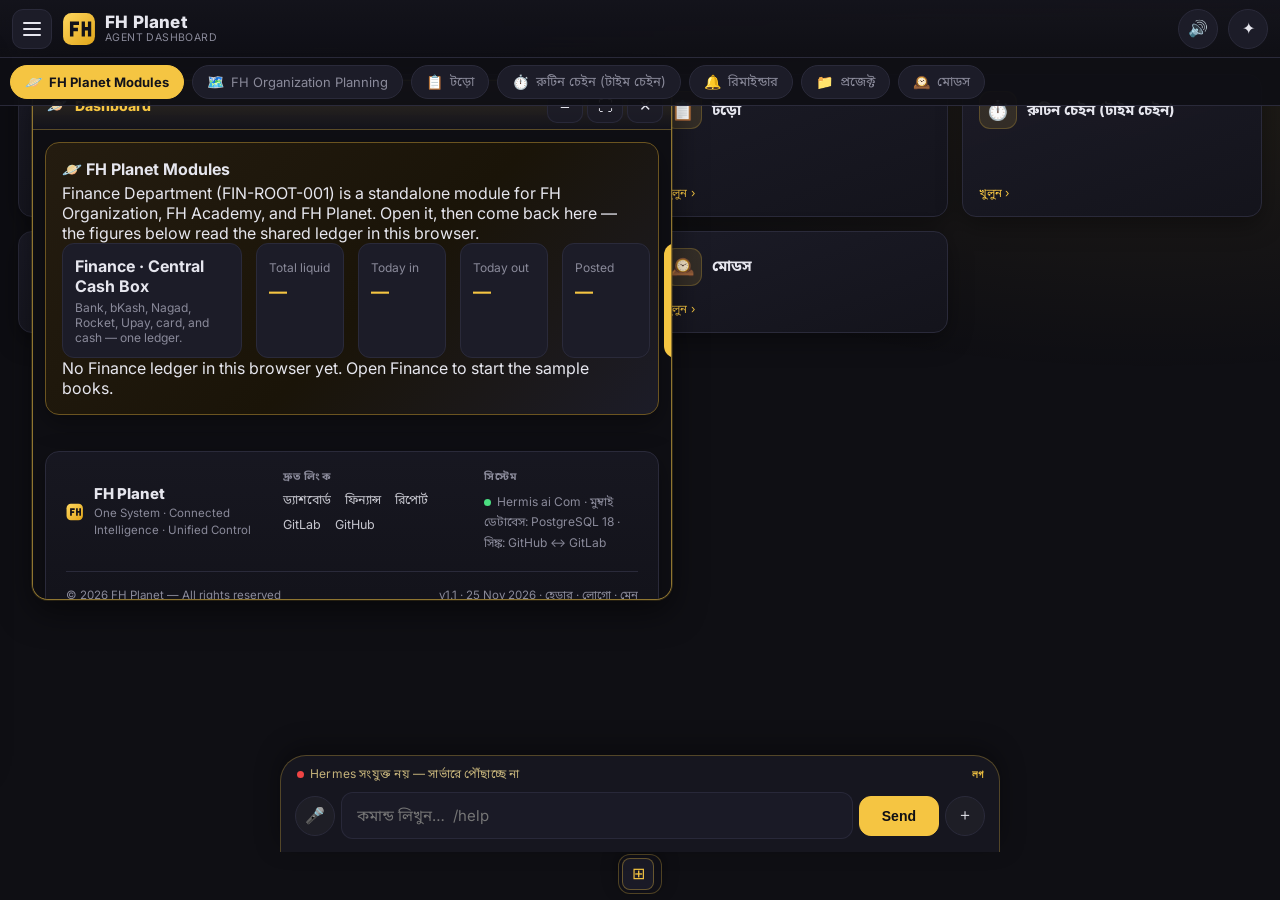
<file: index.html>
<!DOCTYPE html>
<html lang="bn">
<head>
<meta charset="UTF-8">
<meta name="viewport" content="width=device-width, initial-scale=1.0, viewport-fit=cover">
<title>FH Planet — ড্যাশবোর্ড</title>
<link rel="icon" href="data:image/svg+xml,%3Csvg xmlns='http://www.w3.org/2000/svg' viewBox='0 0 64 64'%3E%3Crect rx='14' width='64' height='64' fill='%23f5c542'/%3E%3Ctext x='32' y='42' text-anchor='middle' font-size='22' font-family='sans-serif' fill='%23110'%3EFH%3C/text%3E%3C/svg%3E">
<style>
  :root{
    --bg:#0f0f14; --panel:#16161f; --panel2:#1c1c28; --border:#2a2a3a;
    --text:#e6e6ee; --muted:#8a8a9a; --amber:#f5c542;
    --green:#4ade80; --red:#ef4444; --blue:#60a5fa; --purple:#a78bfa; --cyan:#22d3ee;
    --radius:14px; --shadow:0 8px 24px rgba(0,0,0,.35);
  }
  *{box-sizing:border-box; margin:0; padding:0;}
  html,body{height:100%;}
  body{
    font-family:'Inter','Noto Sans Bengali',system-ui,sans-serif;
    background:var(--bg); color:var(--text); overflow:hidden;
  }
  body::before{
    content:""; position:fixed; inset:0;
    background:radial-gradient(120% 70% at 90% 10%, rgba(245,197,66,.07), transparent 45%); pointer-events:none; z-index:0;
  }
  .app{display:flex; height:100%; position:relative; z-index:1;}

  .sidebar{
    width:230px; background:linear-gradient(180deg,#12121a,#1a1a24);
    border-right:1px solid var(--border); padding:18px 14px; display:flex; flex-direction:column; gap:12px; overflow-y:auto;
  }
  .logo{font-size:20px; font-weight:700; display:flex; align-items:center; gap:8px;}
  .logo .lamp{color:var(--amber); font-size:24px;}
  .nav{display:flex; flex-direction:column; gap:6px;}
  .nav button{
    text-align:left; padding:11px 14px; border:none; border-radius:10px;
    background:var(--panel2); color:var(--text); cursor:pointer;
    font-size:14px; transition:.18s; display:flex; align-items:center; gap:10px;
  }
  .nav button:hover{background:#242432; color:var(--amber);}
  .nav button.active{background:#242432; color:var(--amber); font-weight:600; box-shadow:inset 3px 0 0 var(--amber);}
  .nav .icon{width:20px; text-align:center;}

  .main{flex:1; overflow-y:auto; padding:18px; display:flex; flex-direction:column; gap:16px;}

  .topbar{display:flex; align-items:center; gap:12px; justify-content:space-between;}
  .topbar h1{font-size:20px; letter-spacing:.5px;}
  .topbar .date{font-size:13px; color:var(--muted);}

  .modebar{display:flex; gap:8px; flex-wrap:wrap;}
  .modebar button{
    padding:8px 14px; border-radius:999px; border:1px solid var(--border);
    background:var(--panel2); color:var(--muted); cursor:pointer; font-size:13px;
  }
  .modebar button.active{background:var(--amber); color:#0f0f14; border-color:var(--amber); font-weight:600;}

  .card{
    background:var(--panel); border:1px solid var(--border); border-radius:var(--radius);
    padding:16px; box-shadow:var(--shadow);
  }
  .card h2{font-size:16px; margin-bottom:12px; display:flex; align-items:center; gap:8px;}
  .card .hint{font-size:12px; color:var(--muted); margin-bottom:10px;}

  .todo-row{display:flex; gap:8px; margin-bottom:10px;}
  .todo-row input{flex:1; padding:10px 12px; border-radius:10px; border:1px solid var(--border);
    background:var(--panel2); color:var(--text); font-size:14px;}
  .todo-row button{padding:10px 14px; border:none; border-radius:10px; background:var(--amber); color:#0f0f14; font-weight:600; cursor:pointer;}
  .todo-list{list-style:none; display:flex; flex-direction:column; gap:8px;}
  .todo-item{
    display:flex; align-items:center; gap:10px; padding:10px 12px;
    border-radius:10px; background:var(--panel2); border:1px solid var(--border);
  }
  .todo-item.done{text-decoration:line-through; opacity:.6;}
  .todo-item .ms{width:22px; height:22px; border-radius:6px; border:1px solid var(--border);
    cursor:pointer; display:flex; align-items:center; justify-content:center; flex-shrink:0; color:var(--muted);}
  .ms.checked{background:var(--amber); border-color:var(--amber); color:#0f0f14; font-size:13px;}
  .todo-item .txt{flex:1; font-size:14px; cursor:pointer;}
  .todo-item .time-tag,.todo-item .mode-tag{font-size:11px; padding:3px 8px; border-radius:999px; background:#242432; color:var(--muted);}
  .todo-item .mode-tag.work{background:#242432; color:var(--muted);}
  .todo-item .del{width:30px; text-align:center; border:none; background:transparent; color:var(--red); cursor:pointer; font-size:16px;}

  .filters{display:flex; gap:6px; flex-wrap:wrap;}
  .filters button{
    padding:5px 11px; border-radius:8px; border:1px solid var(--border); background:var(--panel2);
    color:var(--muted); cursor:pointer; font-size:12px;
  }
  .filters button.active{background:var(--amber); color:#0f0f14; border-color:var(--amber);}

  .select-all-btn{
    padding:6px 12px; border:none; border-radius:8px; background:#242432; color:var(--muted);
    cursor:pointer; font-size:12px;
  }
  .select-all-btn.on{background:var(--amber); color:#0f0f14;}

  .batch-bar{
    border:1px solid var(--amber); background:#1a1206; border-radius:10px; padding:10px 12px;
    display:flex; align-items:center; gap:10px; flex-wrap:wrap;
  }
  .batch-bar .lbl{font-size:12px; color:var(--amber); font-weight:600;}
  .batch-bar .row{display:flex; gap:6px; align-items:center;}
  .batch-bar select{padding:6px 8px; border-radius:8px; border:1px solid var(--border); background:#0f0f14; color:var(--text); font-size:13px;}
  .batch-bar button{padding:6px 12px; border:none; border-radius:8px; cursor:pointer; font-size:13px; font-weight:600;}
  .batch-bar .del{background:#2a120c; color:var(--red);} .batch-bar .norm{background:#242432; color:var(--muted);}

  .routine-chain{display:flex; flex-direction:column; gap:8px; margin-bottom:12px;}
  .step{
    display:flex; align-items:center; gap:10px; padding:10px 12px;
    border-radius:10px; background:var(--panel2); border:1px solid var(--border);
  }
  .step .num{width:26px; height:26px; border-radius:50%; background:#242432; color:var(--muted);
    display:flex; align-items:center; justify-content:center; font-size:12px; flex-shrink:0;}
  .step.done .num{background:var(--green); color:#0f0f14;}
  .step .label{flex:1; font-size:14px;}
  .step .time{width:70px; text-align:right; font-size:12px; color:var(--muted);}
  .step .mode-tag{font-size:11px; padding:3px 8px; border-radius:999px; background:#242432; color:var(--muted);}
  .step .rm{border:none; background:transparent; color:var(--red); cursor:pointer; font-size:16px;}

  .sleepbar{display:flex; gap:8px; flex-wrap:wrap;}
  .sleepbar button{
    padding:10px 16px; border-radius:10px; border:none; cursor:pointer; font-weight:600; font-size:14px;
  }
  .sleepbar .btn-deeper{background:#1a1a2a; color:var(--text); border:1px solid var(--border);}

  .rem-item{display:flex; align-items:center; gap:10px; padding:12px; border-radius:10px; background:var(--panel2); border:1px solid var(--border);}
  .rem-item .when{flex:1; font-size:13px; color:var(--muted);}
  .rem-item .mode-tag{font-size:11px; padding:3px 8px; border-radius:999px; background:#242432; color:var(--muted);}
  .rem-item .act{display:flex; gap:6px; flex-shrink:0;}
  .rem-item .act button{padding:6px 10px; border-radius:7px; border:none; cursor:pointer; font-size:12px;}
  .rem-item .act .del{background:#2a2a3a; color:var(--red);} .rem-item .act .set{background:#242432; color:var(--muted);}

  .proj-card{background:var(--panel2); border:1px solid var(--border); border-radius:12px; overflow:hidden;}
  .proj-card .ph{display:flex; align-items:center; justify-content:space-between; padding:12px;}
  .proj-card .ph h3{font-size:15px;}
  .proj-card .ph .sub{font-size:12px; color:var(--muted);}
  .proj-card .ph .mode-tag{font-size:11px; padding:3px 8px; border-radius:999px; background:#242432; color:var(--muted);}
  .proj-card .tasks{display:flex; flex-direction:column; gap:6px; padding:12px;}
  .proj-card .task{display:flex; gap:8px; align-items:center; font-size:13px;}
  .proj-card .task input{flex:1; padding:6px 8px; border-radius:7px; border:1px solid var(--border); background:#0f0f14; color:var(--text); font-size:13px;}
  .proj-card .task .del{width:22px; border:none; background:transparent; color:var(--red); cursor:pointer; font-size:14px;}

  .night-mode body{background:#0a0a10;}
  .night-mode .app{background:#0a0a10;}
  .night-mode .card{background:#101018; border-color:#1f1f2e;}

  .msg{font-size:13px; color:var(--muted); text-align:center; padding:6px;}
  .row-pad{display:flex; gap:8px; flex-wrap:wrap; align-items:center;}
  .row-pad .grow{flex:1;}

  @media (max-width:620px){
    .sidebar{width:190px; padding:12px 8px;}
    .main{padding:12px;}
    .topbar h1{font-size:17px;}
  }

  .nav a.modlink{
    text-align:left; padding:11px 14px; border-radius:10px; text-decoration:none;
    background:#3a2a10; color:var(--amber); font-size:14px; font-weight:700;
    display:flex; align-items:center; gap:10px;
  }
  .nav a.modlink:hover{background:var(--amber); color:#0f0f14;}
  .modules-bar{
    background:linear-gradient(135deg,#241c10,#1a1408 55%,#1c1c28);
    border:1px solid #6b5420; border-radius:14px; padding:16px; box-shadow:var(--shadow);
  }
  .modules-bar h2{font-size:16px; margin-bottom:4px;}
  .mod-grid{display:grid; grid-template-columns:minmax(180px,1.5fr) repeat(4,minmax(88px,1fr)) auto; gap:10px; align-items:stretch;}
  .mod-tile,.mod-stat{
    background:#1c1c28; border:1px solid #2a2a3a; border-radius:12px; padding:12px; color:inherit; text-decoration:none;
  }
  .mod-tile:hover{border-color:var(--amber);}
  .mod-tile .k{font-weight:700;}
  .mod-tile .t,.mod-stat span{font-size:12px; color:var(--muted); display:block; margin-top:4px;}
  .mod-stat b{display:block; margin-top:6px; font-size:18px; color:var(--amber);}
  .mod-open{
    display:flex; align-items:center; justify-content:center; background:var(--amber); color:#0f0f14;
    font-weight:700; border-radius:12px; text-decoration:none; padding:12px;
  }
  @media (max-width:900px){
    .mod-grid{grid-template-columns:1fr 1fr;}
  }
  @media (max-width:620px){
    .mod-grid{grid-template-columns:1fr;}
    .modules-bar{min-width:0;}
  }

  /* ===== app header · logo · 3-line drawer toggle (added 2026-11-25) ===== */
  :root{ --fh-catnav-h:58px; }
  .app{ display:block; }
  .appbar{
    position:fixed; top:0; left:0; right:0; height:58px; z-index:4600;
    display:flex; align-items:center; gap:10px; padding:0 12px;
    background:linear-gradient(180deg, rgba(20,20,28,.97), rgba(15,15,21,.93));
    border-bottom:1px solid var(--border); backdrop-filter:blur(10px);
  }
  .appbar .fh-side-toggle{
    position:static !important; width:40px !important; height:40px !important; min-height:40px !important;
    padding:0 !important; border:1px solid var(--border) !important; border-radius:11px !important;
    background:var(--panel2) !important; color:var(--text) !important;
    display:flex !important; flex-direction:column; align-items:center; justify-content:center; gap:4px;
    box-shadow:none !important; z-index:auto !important; cursor:pointer; flex:0 0 auto;
  }
  .appbar .fh-side-toggle span{ display:block; width:18px; height:2px; background:currentColor; border-radius:2px; transition:.2s ease; }
  .appbar .fh-side-toggle:hover{ background:var(--amber) !important; color:#12121a !important; border-color:var(--amber) !important; }
  .appbar .fh-side-toggle[aria-expanded="true"] span:nth-child(1){ transform:translateY(6px) rotate(45deg); }
  .appbar .fh-side-toggle[aria-expanded="true"] span:nth-child(2){ opacity:0; }
  .appbar .fh-side-toggle[aria-expanded="true"] span:nth-child(3){ transform:translateY(-6px) rotate(-45deg); }
  .brand{ display:flex; align-items:center; gap:9px; min-width:0; }
  .brand .txt{ line-height:1.15; min-width:0; }
  .brand .name{ display:block; font-size:16px; font-weight:800; letter-spacing:.2px; }
  .brand .tag{ display:block; font-size:10.5px; color:var(--muted); letter-spacing:.4px; }
  .appbar .spacer{ flex:1 1 auto; }
  .hdr-hotzone{ position:fixed; top:0; left:0; right:0; height:12px; z-index:5300; }
  .hdr-hotzone:hover{ cursor:pointer; }
  .appbar .clock{ font-size:12px; color:var(--muted); text-align:right; white-space:nowrap; }
  .main{ margin-top:58px; height:calc(100% - 58px); }
  #app > .sidebar{ background:linear-gradient(180deg,#12121a,#1a1a24); border-right:1px solid var(--border); }
  #app > .sidebar .logo{ display:none; }   /* the brand now lives in the header */
  .topbar{ display:none; }                 /* header replaces the old in-page title row */

  /* the drawer is the navigation; the pill bar duplicated it and covered the header */
  .fh-catnav{ display:none !important; }
  .appbar{ z-index:5200 !important; }
  .fh-side-drawer .logo{ display:none !important; }
  .appbar .brand .name{ font-family:'Inter','Noto Sans Bengali',sans-serif; }

  @media (max-width:620px){
    .brand .name{ font-size:14.5px; }
    .brand .tag{ font-size:9.5px; }
    .appbar .clock{ font-size:10.5px; }
  }

  /* ===== fixed header on every breakpoint · auto-hide · desktop scale · footer ===== */
  :root{ --hdr-h:58px; }
  .appbar{
    height:var(--hdr-h); top:0;
    transition:top .24s ease, box-shadow .24s ease;
    box-shadow:0 6px 18px rgba(0,0,0,.28);
  }
  body.hdr-hidden .appbar{ top:calc(-1 * var(--hdr-h) - 2px); box-shadow:none; }
  /* content scrolls UNDER the header: no layout shift when it hides */
  .main{
    margin-top:0; height:100%;
    padding-top:calc(var(--hdr-h) + 16px);
  }
  body.hdr-hidden #app > .sidebar,
  body.hdr-hidden .fh-side-drawer{ top:0 !important; }

  /* same header size on phones — only the gap around it tightens */
  @media (max-width:620px){
    .appbar{ padding:0 10px; gap:8px; }
    .brand .name{ font-size:15px; }
    .brand .tag{ font-size:9.5px; }
    .appbar .clock{ font-size:10.5px; }
  }

  /* desktop breathes: wider content, roomier cards, larger type */
  @media (min-width:1100px){
    .main{ padding:24px 30px; gap:18px; }
    .card{ padding:20px 22px; }
    .card h2{ font-size:17px; }
    .mod-grid{ gap:14px; }
    .brand .name{ font-size:17px; }
  }

  /* ---------- footer ---------- */
  .appfoot{
    margin-top:22px;
    margin-bottom:calc(var(--fh-taskbar-h, 64px) + var(--fh-cmd-h, 52px) + 14px);
    background:linear-gradient(180deg, rgba(24,24,34,.92), rgba(18,18,26,.96));
    border:1px solid var(--border); border-radius:var(--radius);
    padding:18px 20px; display:grid; gap:16px;
    grid-template-columns:minmax(0,1.3fr) minmax(0,1.2fr) minmax(0,1fr);
    box-shadow:var(--shadow);
  }
  .appfoot .f-brand{ display:flex; align-items:center; gap:11px; min-width:0; }
  .appfoot .f-brand .txt{ min-width:0; }
  .appfoot .f-name{ font-weight:800; font-size:15px; display:block; }
  .appfoot .f-sub{ font-size:11.5px; color:var(--muted); display:block; margin-top:2px; line-height:1.45; }
  .appfoot .f-col h3{
    font-size:10.5px; letter-spacing:.12em; text-transform:uppercase;
    color:var(--muted); margin-bottom:8px; font-weight:700;
  }
  .appfoot .f-links{ display:flex; flex-wrap:wrap; gap:6px 14px; }
  .appfoot .f-links a{
    color:var(--text); text-decoration:none; font-size:12.5px; opacity:.85;
    border-bottom:1px solid transparent; padding-bottom:1px;
  }
  .appfoot .f-links a:hover{ color:var(--amber); border-bottom-color:var(--amber); opacity:1; }
  .appfoot .f-meta{ font-size:12px; color:var(--muted); line-height:1.7; }
  .appfoot .f-dot{ display:inline-block; width:7px; height:7px; border-radius:50%; background:var(--green); margin-right:6px; vertical-align:middle; }
  .appfoot .f-hr{ grid-column:1/-1; height:1px; background:var(--border); margin:2px 0 0; }
  .appfoot .f-bottom{
    grid-column:1/-1; display:flex; flex-wrap:wrap; gap:8px 16px;
    justify-content:space-between; font-size:11.5px; color:var(--muted);
  }
  @media (max-width:900px){
    .appfoot{ grid-template-columns:1fr; padding:16px; }
    .appfoot .f-links{ gap:8px 16px; }
  }

  /* ---- the bottom bar is the site footer: give it real height ---- */
  html, :root, html.fh-has-catnav{ --fh-cmd-h:86px !important; }
  .fh-cmd-inner{ padding:10px 14px 13px !important; border-radius:20px 20px 0 0 !important; }
  .fh-cmd-status{ font-size:12px !important; padding:0 2px 9px !important; letter-spacing:.2px; }
  .fh-cmd-row input{ font-size:15px !important; padding:13px 15px !important; border-radius:12px !important; }
  .fh-cmd-send{ font-size:14px !important; padding:0 22px !important; border-radius:12px !important; }
  @media (max-width:620px){
    html, :root, html.fh-has-catnav{ --fh-cmd-h:82px !important; }
    .fh-cmd-row input{ font-size:14px !important; padding:12px 13px !important; }
  }
  .appfoot{ margin:22px 0 16px !important; }

  /* ===== dashboard overview: one card per section ===== */
  .dash-tiles{
    display:grid; gap:14px; margin-bottom:6px;
    grid-template-columns:repeat(auto-fill, minmax(260px, 1fr));
  }
  .dash-tile{
    position:relative; display:flex; flex-direction:column; gap:8px;
    padding:16px 16px 14px; border-radius:var(--radius);
    background:linear-gradient(160deg, rgba(28,28,40,.96), rgba(20,20,28,.98));
    border:1px solid var(--border); box-shadow:var(--shadow);
    cursor:pointer; text-align:left; color:inherit; font:inherit;
    transition:transform .16s ease, border-color .16s ease, box-shadow .16s ease;
  }
  .dash-tile:hover{
    transform:translateY(-2px); border-color:rgba(245,197,66,.5);
    box-shadow:0 12px 26px rgba(0,0,0,.45);
  }
  .dash-tile:focus-visible{ outline:2px solid var(--amber); outline-offset:2px; }
  .dash-tile .t-top{ display:flex; align-items:center; gap:10px; }
  .dash-tile .t-icon{
    width:38px; height:38px; flex:0 0 38px; border-radius:11px;
    display:flex; align-items:center; justify-content:center; font-size:19px;
    background:rgba(245,197,66,.12); border:1px solid rgba(245,197,66,.22);
  }
  .dash-tile .t-title{ font-size:15px; font-weight:700; line-height:1.25; }
  .dash-tile .t-desc{
    font-size:12.5px; color:var(--muted); line-height:1.55;
    display:-webkit-box; -webkit-line-clamp:2; -webkit-box-orient:vertical; overflow:hidden;
  }
  .dash-tile .t-foot{
    margin-top:auto; display:flex; align-items:center; justify-content:space-between;
    font-size:11.5px; color:var(--amber); letter-spacing:.2px;
  }
  .dash-tile .t-badge{
    background:rgba(245,197,66,.14); color:var(--amber);
    border-radius:999px; padding:2px 9px; font-size:11px; font-weight:600;
  }
  @media (max-width:700px){
    .dash-tiles{ grid-template-columns:1fr 1fr; gap:10px; }
    .dash-tile{ padding:13px 12px; }
    .dash-tile .t-icon{ width:32px; height:32px; flex-basis:32px; font-size:16px; }
    .dash-tile .t-title{ font-size:13.5px; }
    .dash-tile .t-desc{ display:none; }
  }
  @media (max-width:380px){ .dash-tiles{ grid-template-columns:1fr; } }

  /* ===== reference-style header buttons, chat panel, round command bar buttons ===== */
  .appbar .clock{ display:none; }
  .appbar .iconbtn{
    width:40px; height:40px; flex:0 0 40px; border-radius:50%;
    border:1px solid var(--border); background:var(--panel2); color:var(--text);
    display:flex; align-items:center; justify-content:center;
    font-size:16px; cursor:pointer; padding:0; transition:.15s ease;
  }
  .appbar .iconbtn:hover{ background:var(--amber); color:#12121a; border-color:var(--amber); }
  .appbar .iconbtn.on{ color:var(--amber); border-color:rgba(245,197,66,.5); }
  .appbar .titlewrap{ display:flex; align-items:center; gap:6px; min-width:0; cursor:pointer; }
  .appbar .titlewrap .chev{ font-size:11px; color:var(--muted); }

  /* chat bubbles from Hermes */
  .agent-chat{
    position:fixed; left:0; right:0;
    bottom:calc(var(--fh-taskbar-h, 64px) + var(--fh-cmd-h, 86px));
    z-index:4005; max-height:54vh; overflow-y:auto;
    padding:14px 12px 6px; display:none; flex-direction:column; gap:9px;
    background:linear-gradient(180deg, rgba(10,10,16,0), rgba(10,10,16,.94) 22%);
  }
  .agent-chat.is-open{ display:flex; }
  .bubble{
    max-width:88%; padding:10px 13px; border-radius:16px;
    font-size:13.5px; line-height:1.6; white-space:pre-wrap; word-break:break-word;
  }
  .bubble.user{ align-self:flex-end; background:#242432; border-bottom-right-radius:6px; }
  .bubble.agent{ align-self:flex-start; background:#1a1a24; border:1px solid var(--border); border-bottom-left-radius:6px; }
  .bubble.agent .who{ display:block; font-size:10px; letter-spacing:.4px; color:var(--amber); margin-bottom:5px; text-transform:uppercase; }
  .bubble.pending{ opacity:.65; font-style:italic; }

  /* command bar: rounded panel with circular buttons, like the reference */
  .fh-cmd-inner{ background:#16161f !important; border-radius:26px 26px 0 0 !important; }
  .fh-cmd-row{ display:flex; align-items:center; gap:8px; }
  .fh-cmd-row input{ flex:1 1 auto; }
  .fh-cmd-circle{
    width:40px; height:40px; flex:0 0 40px; border-radius:50%;
    border:1px solid var(--border); background:#1e1e26; color:var(--text);
    font-size:16px; display:flex; align-items:center; justify-content:center;
    cursor:pointer; padding:0; transition:.15s ease;
  }
  .fh-cmd-circle:hover{ background:var(--amber); color:#12121a; border-color:var(--amber); }
  .fh-cmd-circle.rec{ background:#c0392b; color:#fff; border-color:#c0392b; }
  .fh-cmd-status .dot{ display:inline-block; width:7px; height:7px; border-radius:50%; margin-right:6px; background:#ef4444; vertical-align:middle; }
  .fh-cmd-status .dot.ok{ background:#4ade80; }
  @media (max-width:620px){ .appbar .iconbtn{ width:36px; height:36px; flex-basis:36px; } }

  /* ===== one-line category strip + sub-category bar ===== */
  :root{ --strip-h:48px; --subbar-h:42px; }
  .cat-strip{
    position:fixed; left:0; right:0; top:var(--hdr-h); height:var(--strip-h); z-index:4100;
    display:flex; align-items:center; gap:8px; padding:0 10px;
    background:rgba(15,15,21,.94); border-bottom:1px solid var(--border);
    overflow-x:auto; overflow-y:hidden; white-space:nowrap;
    -webkit-overflow-scrolling:touch; scrollbar-width:none;
  }
  .cat-strip::-webkit-scrollbar{ display:none; }
  .cat-chip{
    flex:0 0 auto; display:inline-flex; align-items:center; gap:7px;
    height:34px; padding:0 14px; border-radius:999px;
    border:1px solid var(--border); background:var(--panel2); color:var(--muted);
    font-size:13px; font-family:inherit; cursor:pointer; transition:.15s ease;
  }
  .cat-chip .ci{ font-size:14px; }
  .cat-chip:hover{ color:var(--text); border-color:rgba(245,197,66,.4); }
  .cat-chip.active{
    background:var(--amber); color:#12121a; border-color:var(--amber); font-weight:700;
  }
  .sub-bar{
    position:fixed; left:0; right:0; top:calc(var(--hdr-h) + var(--strip-h)); height:var(--subbar-h);
    z-index:4090; display:none; align-items:center; gap:7px; padding:0 12px;
    background:rgba(18,18,26,.96); border-bottom:1px solid var(--border);
    overflow-x:auto; white-space:nowrap; scrollbar-width:none;
  }
  .sub-bar::-webkit-scrollbar{ display:none; }
  .sub-bar.is-open{ display:flex; }
  .sub-chip{
    flex:0 0 auto; height:29px; padding:0 12px; border-radius:999px;
    border:1px solid var(--border); background:transparent; color:var(--muted);
    font-size:12px; font-family:inherit; cursor:pointer;
  }
  .sub-chip:hover{ color:var(--text); }
  .sub-chip.active{ background:rgba(245,197,66,.16); color:var(--amber); border-color:rgba(245,197,66,.45); }

  /* content (the adopted window) sits right below the bars */
  body.strip-on .main{ padding-top:calc(var(--hdr-h) + var(--strip-h) + 12px); }
  body.strip-on .fh-win.is-max{
    top:calc(var(--hdr-h) + var(--strip-h) + (var(--subbar-h) + 4px)) !important;
  }
  body.strip-on.has-subs .fh-win.is-max{ top:calc(var(--hdr-h) + var(--strip-h) + var(--subbar-h) + 4px) !important; }
  body.hdr-hidden .cat-strip{ transform:translateY(calc(-1 * var(--hdr-h))); }
  body.hdr-hidden .sub-bar{ transform:translateY(calc(-1 * var(--hdr-h))); }
  .cat-strip, .sub-bar{ transition:transform .24s ease; }
  @media (max-width:620px){ :root{ --strip-h:44px; --subbar-h:38px; } .cat-chip{ height:31px; font-size:12px; padding:0 12px; } }
</style>
<link rel="preconnect" href="https://fonts.googleapis.com">
<link rel="preconnect" href="https://fonts.gstatic.com" crossorigin>
<link rel="stylesheet" href="https://fonts.googleapis.com/css2?family=Inter:wght@400;600;800&family=Noto+Sans+Bengali:wght@400;600;700&display=swap">
<link rel="stylesheet" href="/assets/nav.css">
<link rel="stylesheet" href="/assets/hub.css">
<link rel="stylesheet" href="/assets/windows.css">
<link rel="stylesheet" href="/assets/command.css">
</head>
<body>
<div class="app" id="app">
  <header class="appbar">
    <button class="fh-side-toggle" id="fh-side-toggle" type="button" aria-label="মেনু"
            aria-controls="fh-side-drawer" aria-expanded="false">
      <span></span><span></span><span></span>
    </button>
    <div class="brand">
      <svg width="34" height="34" viewBox="0 0 64 64" role="img" aria-label="FH Planet">
        <defs>
          <linearGradient id="fhGrad" x1="0" y1="0" x2="1" y2="1">
            <stop offset="0" stop-color="#ffd75e"/><stop offset="1" stop-color="#e0a51a"/>
          </linearGradient>
        </defs>
        <rect x="2" y="2" width="60" height="60" rx="16" fill="url(#fhGrad)"/>
        <path d="M15 46V18h17v6.5H21.5v5H30v6.5h-8.5V46z" fill="#12121a"/>
        <path d="M37 46V18h6.2v10.2h5.6V18H55v28h-6.2V34.8h-5.6V46z" fill="#12121a"/>
      </svg>
      <div class="txt">
        <span class="name">FH Planet</span>
        <span class="tag">AGENT DASHBOARD</span>
      </div>
    </div>
    <div class="spacer"></div>
    <button class="iconbtn" id="btnVoice" type="button" title="ভয়েস / TTS" aria-label="ভয়েস">🔊</button>
    <button class="iconbtn" id="btnAgent" type="button" title="Hermes এজেন্ট" aria-label="Hermes">✦</button>
  </header>
  <button class="fh-side-scrim" id="fhSideScrim" type="button" aria-label="মেনু বন্ধ"></button>
  <aside class="sidebar">
    <div class="logo"><span class="lamp">🪐</span> FH Planet</div>
    <div class="nav" id="nav">
      <a class="modlink" href="/finance/"><span class="icon">💸</span> ফাইন্যান্স</a>
      <button data-tab="planning"><span class="icon">🗺️</span> পরিকল্পনা</button>
      <button data-tab="todo"><span class="icon">📋</span> টড়ো</button>
      <button data-tab="routine"><span class="icon">⏱️</span> রুটিন / ঘুম</button>
      <button data-tab="reminders"><span class="icon">🔔</span> রিমাইন্ডার</button>
      <button data-tab="projects"><span class="icon">📁</span> প্রজেক্ট</button>
      <button data-tab="modes"><span class="icon">🕰️</span> মোড</button>
    </div>
  </aside>

  <main class="main" id="main">
    <div class="topbar">
      <h1>FH Planet</h1>
      <div class="date"></div>
    </div>
    <section class="modules-bar" id="modules-bar">
      <h2>🪐 FH Planet Modules</h2>
      <p class="hint">Finance Department (FIN-ROOT-001) is a standalone module for FH Organization, FH Academy, and FH Planet. Open it, then come back here — the figures below read the shared ledger in this browser.</p>
      <div class="mod-grid">
        <a class="mod-tile" href="/finance/">
          <div class="k">Finance · Central Cash Box</div>
          <div class="t">Bank, bKash, Nagad, Rocket, Upay, card, and cash — one ledger.</div>
        </a>
        <div class="mod-stat"><span>Total liquid</span><b id="fin-liquid">—</b></div>
        <div class="mod-stat"><span>Today in</span><b id="fin-in">—</b></div>
        <div class="mod-stat"><span>Today out</span><b id="fin-out">—</b></div>
        <div class="mod-stat"><span>Posted</span><b id="fin-posted">—</b></div>
        <a class="mod-open" href="/finance/">Open Finance</a>
      </div>
      <p class="hint" id="fin-sync">No Finance ledger in this browser yet.</p>
    </section>

    <section class="card plan-section" id="view-planning">
      <h2>🗺️ FH Organization Planning</h2>
      <p class="hint">সারাংশ মাস্টার রোডম্যাপ ও সংশ্লিষ্ট পরিকল্পনা নোট থেকে নেওয়া। নতুন তারিখ বা সংখ্যা যোগ করা হয়নি। এই পাতা পাবলিক, তাই গোপন তথ্য এখানে নেই।</p>

      <h3 class="plan-h">লক্ষ্য ও নীতি</h3>
      <p><strong>FH Planet</strong> একটি All-in-One Personal Operating System: One System → Multiple Departments → Independent Modules → Connected Data → Unified Administration। Finance Department এই ব্যবস্থার প্রথম পূর্ণ বিভাগ। কনসোলিডেটেড মাস্টার রোডম্যাপ v1.0 (২০ নভেম্বর ২০২৬, Asia/Dhaka)। স্লোগান: “One System, Connected Intelligence, Unified Control.”</p>
      <ul class="plan-principles">
        <li><strong>One Source of Truth</strong> — প্রতিটি গুরুত্বপূর্ণ তথ্যের একটি নির্ধারিত মূল উৎস; সারাংশ unified ledger থেকে আসবে।</li>
        <li><strong>No Silent Change</strong> — কোনো গুরুত্বপূর্ণ পরিবর্তন ইতিহাস ছাড়া হবে না।</li>
        <li><strong>Permission Before Action</strong> — অনুমতি যাচাই ছাড়া সংবেদনশীল কাজ হবে না।</li>
        <li><strong>Trace Every Link</strong> — প্রতিটি তথ্যের উৎস, সম্পর্ক ও ব্যবহারের ইতিহাস অনুসরণ করা যাবে।</li>
        <li><strong>Recover Before Expand</strong> — Backup ও Recovery যাচাই না করে বড় পরিবর্তন চালু হবে না।</li>
      </ul>

      <h3 class="plan-h">তিনটি বাহু</h3>
      <div class="plan-arms">
        <article class="plan-arm">
          <h4>FH Organization</h4>
          <p>A-Party / Apex Organization। Financial Management System-এর মালিকানা এই সংস্থার; আইডেনটিটি মডেলে মাল্টি-কোম্পানি সাপোর্ট আছে।</p>
        </article>
        <article class="plan-arm">
          <h4>FH Academy</h4>
          <p>রোডম্যাপে FH Organization-এর পাশাপাশি নামকরা। ভবিষ্যতে FH Academy-র নতুন প্রজেক্টে পেমেন্ট দরকার হলে আলাদা সিস্টেম না বানিয়ে Payment-Ready কাঠামোতে যুক্ত করা যাবে।</p>
        </article>
        <article class="plan-arm">
          <h4>FH Vault</h4>
          <p>মাস্টার অ্যাডমিন গ্রাউন্ডের নোটে (২৭ অক্টোবর ২০২৬) প্রতি প্রজেক্টে এনক্রিপ্টেড ভল্ট ফাইল (শুধু ciphertext, কখনো plaintext নয়) রাখার পরিকল্পনা আছে; সেই গ্রাউন্ড তখনো নির্মিত হয়নি। খোলা প্রশ্ন: ভল্ট ফরম্যাট (FH Vault export?), অ্যাকাউন্ট লিংক, এবং কে খুলতে পারবে। শেয়ারড নোটে FH Vault v0.7.0 একটি সিকিউরিটি রিভিউয়ের পর তৈরি হয়েছে বলে লিপিবদ্ধ (১২ নভেম্বর ২০২৬)।</p>
        </article>
      </div>

      <h3 class="plan-h">রোডম্যাপ (Phase 0–5)</h3>
      <p class="hint">সোর্সে কোনো ধাপ সম্পন্ন বলা হয়নি, তাই সবগুলো “পরিকল্পিত” হিসেবে দেখানো হয়েছে।</p>
      <ol class="plan-timeline">
        <li>
          <div class="plan-ph"><span class="plan-pno">Phase 0</span><span class="plan-pst">পরিকল্পিত · P0</span></div>
          <h4>ভিত্তি, সুরক্ষা ও টেস্ট হাইজেন</h4>
          <p>Lean স্কিমা, পার্টি রেজিস্ট্রি, অডিট ট্রেল, ব্যাকআপ restore ড্রাই-রান, এবং ডাবল-কাউন্টিংয়ের তিনটি টেস্ট কেস।</p>
        </li>
        <li>
          <div class="plan-ph"><span class="plan-pno">Phase 1</span><span class="plan-pst">পরিকল্পিত · P0 / P1</span></div>
          <h4>Foundation &amp; Core Ledger</h4>
          <p>ডাবল-এন্ট্রি লেজার, স্ট্যাটাস মেশিন, Finance Dashboard ও Central Cash Box ভিউ, ম্যানুয়াল আয়-ব্যয়।</p>
        </li>
        <li>
          <div class="plan-ph"><span class="plan-pno">Phase 2</span><span class="plan-pst">পরিকল্পিত · P1</span></div>
          <h4>Accounts, Merchants, Hierarchy, Grouping, Loans</h4>
          <p>অ্যাকাউন্ট রেজিস্ট্রি, Bank &amp; MFS Switchboard, Merchant, লেনদেন গ্রুপিং, এবং খাতা-লোন।</p>
        </li>
        <li>
          <div class="plan-ph"><span class="plan-pno">Phase 3</span><span class="plan-pst">পরিকল্পিত · P1</span></div>
          <h4>Statement Import, SMS Auto-Entry, Unallocated Zone</h4>
          <p>স্টেটমেন্ট মিল, SMS অটো-এন্ট্রি (OTP ব্লক), Unallocated Zone, এবং lightweight / Gen UI টগল।</p>
        </li>
        <li>
          <div class="plan-ph"><span class="plan-pno">Phase 4</span><span class="plan-pst">পরিকল্পিত · P1 / P2</span></div>
          <h4>Plan, Alerts, Payment-Ready, Roles &amp; Customer Portal</h4>
          <p>বাজেট ও অ্যালার্ট, অনুমোদন-গেটেড পেমেন্ট স্লট, রোল UI এবং কাস্টমার-লেয়ার পোর্টাল।</p>
        </li>
        <li>
          <div class="plan-ph"><span class="plan-pno">Phase 5</span><span class="plan-pst">পরিকল্পিত · P0 (backup) / P2–P3</span></div>
          <h4>Hyperlinks, Hermes Control, Audit / Backup, Integration</h4>
          <p>স্বাধীন Financial Department রুট, Hermes কন্ট্রোল, ভার্সনড ব্যাকআপ-রিস্টোর, এবং অনুমোদিত Echo রিভিউ।</p>
        </li>
      </ol>

      <h3 class="plan-h">পরবর্তী কাজ</h3>
      <ul class="plan-next">
        <li>Phase 0-এর স্কিমা ও তিনটি ডাবল-কাউন্টিং টেস্ট কেস দিয়ে শুরু, তারপর Phase 1 Core Ledger।</li>
        <li>ডেটাবেস স্কিমা ও ব্যাকএন্ড API তৈরি (Transaction Log, Central Cash Box, Account Hub, Merchant, Plan)।</li>
        <li>Financial Department ওয়েব ইন্টারফেস এবং অন্যান্য পেজ থেকে হাইপারলিংক যুক্ত করা।</li>
        <li>এক্সটার্নাল সাইটের জন্য নিরাপদ Request Link এন্ডপয়েন্ট।</li>
        <li>Hermes Main Dashboard-এ কন্ট্রোল, অডিট ও অ্যালার্ট ইন্টিগ্রেশন।</li>
        <li>মাস্টার অ্যাডমিন গ্রাউন্ডে প্রজেক্ট রেকর্ড ও ডকুমেন্ট গ্যালারি — নোট আছে, এখনো নির্মিত নয়।</li>
      </ul>
    </section>

    <section class="card" id="view-todo">
      <h2>📋 টড়ো</h2>
      <div class="todo-row">
        <input id="todo-input" placeholder="কাজ যোগ করো…" maxlength="120">
        <button id="todo-add">যোগ করো</button>
      </div>
      <div class="filters" id="todo-filters">
        <button data-filter="all" class="active">সব মোড</button>
        <button data-filter="work">🛠 ওয়ার্ক</button>
        <button data-filter="private">🤫 প্রাইভেট</button>
        <button data-filter="self">🪞 সেলফ</button>
        <button data-filter="personal">❤️ পার্সোনাল</button>
      </div>
      <div class="row-pad"><button class="select-all-btn" id="todo-select-all">✓ সিলেক্ট সব</button></div>
      <div class="todo-list" id="todo-list"></div>
      <div class="row-pad" style="justify-content:flex-end;"><span class="msg" id="todo-count"></span></div>
      <div class="batch-bar" id="todo-batch" style="display:none;">
        <span class="lbl">📌 সিলেক্ট করা আছে <b id="batch-count">0</b>টি</span>
        <div class="row">
          <select id="batch-mode">
            <option value="work">🛠 ওয়ার্ক</option>
            <option value="private">🤫 প্রাইভেট</option>
            <option value="self">🪞 সেলফ</option>
            <option value="personal">❤️ পার্সোনাল</option>
          </select>
          <button id="batch-apply-mode">মোড প্রয়োগ</button>
          <button id="batch-delete" class="del">সিলেক্টড ডিলিট</button>
          <button id="batch-clear" class="norm">বাতিল</button>
        </div>
      </div>
    </section>

    <section class="card" id="view-routine">
      <h2>⏱️ রুটিন চেইন (টাইম চেইন)</h2>
      <div class="routine-chain" id="chain"></div>
      <div class="filters" id="chain-filters">
        <button data-filter="all" class="active">সব মোড</button>
        <button data-filter="work">🛠 ওয়ার্ক</button>
        <button data-filter="private">🤫 প্রাইভেট</button>
        <button data-filter="self">🪞 সেলফ</button>
        <button data-filter="personal">❤️ পার্সোনাল</button>
      </div>
      <div class="row-pad">
        <input id="step-name" placeholder="ধাপের নাম (যেমন: ডাটা বন্ধ করো)" maxlength="80">
        <input id="step-time" type="time">
        <select id="step-mode">
          <option value="personal">❤️ পার্সোনাল</option>
          <option value="work">🛠 ওয়ার্ক</option>
          <option value="private">🤫 প্রাইভেট</option>
          <option value="self">🪞 সেলফ</option>
        </select>
        <button id="step-add">ধাপ যোগ করো</button>
      </div>
      <div class="sleepbar">
        <button id="sleep-now" class="btn-deeper">🌙 ঘুমাও (নিট মোড)</button>
        <button id="wake-up">☀️ জাগো (ওয়েক আপ)</button>
        <button id="clear-chain" class="btn-deeper">চেইন মুছে ফেলো</button>
      </div>
      <div class="msg" id="chain-msg"></div>
    </section>

    <section class="card" id="view-reminders">
      <h2>🔔 রিমাইন্ডার</h2>
      <div id="reminder-list" class="rem-list"></div>
      <div class="row-pad">
        <div class="grow"><input id="rem-label" placeholder="রিমাইন্ডারের লেবেল" maxlength="80"></div>
        <div class="grow"><input id="rem-time" type="time"></div>
        <select id="rem-mode">
          <option value="personal">❤️ পার্সোনাল</option>
          <option value="work">🛠 ওয়ার্ক</option>
          <option value="private">🤫 প্রাইভেট</option>
          <option value="self">🪞 সেলফ</option>
        </select>
        <button id="rem-add" class="btn-set">সেট করো</button>
        <button id="rem-reset" class="btn-cancel">রিসেট</button>
      </div>
    </section>

    <section class="card" id="view-projects">
      <h2>📁 প্রজেক্ট</h2>
      <div class="row-pad">
        <input id="proj-input" class="grow" placeholder="প্রজেক্টের নাম" maxlength="100">
        <select id="proj-mode">
          <option value="personal">❤️ পার্সোনাল</option>
          <option value="work">🛠 ওয়ার্ক</option>
          <option value="private">🤫 প্রাইভেট</option>
          <option value="self">🪞 সেলফ</option>
        </select>
        <button id="proj-add">প্রজেক্ট যোগ করো</button>
      </div>
      <div class="proj-list" id="proj-list"></div>
    </section>

    <section class="card" id="view-modes">
      <h2>🕰️ মোডস</h2>
      <div class="modebar" id="modebar">
        <button data-mode="work">🛠 Work</button>
        <button data-mode="private">🤫 Private</button>
        <button data-mode="self">🪞 Self</button>
        <button data-mode="personal" class="active">❤️ Personal</button>
      </div>
      <div class="msg" id="mode-msg">Personal মোডে প্রকাশ্য থাকে — তোমার টড়ো, প্রজেক্ট ও রুটিন দেখা যাবে।</div>
    </section>
    <footer class="appfoot" role="contentinfo">
      <div class="f-brand">
        <svg width="30" height="30" viewBox="0 0 64 64" aria-hidden="true">
          <defs><linearGradient id="fhGradF" x1="0" y1="0" x2="1" y2="1">
            <stop offset="0" stop-color="#ffd75e"/><stop offset="1" stop-color="#e0a51a"/></linearGradient></defs>
          <rect x="2" y="2" width="60" height="60" rx="16" fill="url(#fhGradF)"/>
          <path d="M15 46V18h17v6.5H21.5v5H30v6.5h-8.5V46z" fill="#12121a"/>
          <path d="M37 46V18h6.2v10.2h5.6V18H55v28h-6.2V34.8h-5.6V46z" fill="#12121a"/>
        </svg>
        <div class="txt">
          <span class="f-name">FH Planet</span>
          <span class="f-sub">One System · Connected Intelligence · Unified Control</span>
        </div>
      </div>

      <div class="f-col">
        <h3>দ্রুত লিংক</h3>
        <div class="f-links">
          <a href="/#dashboard">ড্যাশবোর্ড</a>
          <a href="/finance/">ফিন্যান্স</a>
          <a href="/reports/">রিপোর্ট</a>
          <a href="https://gitlab.com/gpcare017/fh-planet-dashboard" target="_blank" rel="noopener">GitLab</a>
          <a href="https://github.com/fhpanet/FH-Planet-Deshboard" target="_blank" rel="noopener">GitHub</a>
        </div>
      </div>

      <div class="f-col">
        <h3>সিস্টেম</h3>
        <div class="f-meta">
          <span class="f-dot"></span>Hermis ai Com · মুম্বাই<br>
          ডেটাবেস: PostgreSQL 18 · সিঙ্ক: GitHub ↔ GitLab
        </div>
      </div>

      <div class="f-hr"></div>
      <div class="f-bottom">
        <span>© 2026 FH Planet — All rights reserved</span>
        <span>v1.1 · 25 Nov 2026 · হেডার · লোগো · মেনু</span>
      </div>
    </footer>
  </main>
</div>

<script>
const STORAGE = { todo:'fhplanet.todo', chain:'fhplanet.chain', rem:'fhplanet.rem', proj:'fhplanet.proj', mode:'fhplanet.mode' };
let mode = localStorage.getItem(STORAGE.mode) || 'personal';
let filter = 'all';                      // all | work | private | self | personal
let todo = JSON.parse(localStorage.getItem(STORAGE.todo)) || [];
let chain = JSON.parse(localStorage.getItem(STORAGE.chain)) || [];
let rem = JSON.parse(localStorage.getItem(STORAGE.rem)) || [];
let proj = JSON.parse(localStorage.getItem(STORAGE.proj)) || [];
let cid=200, pid=10;
let selected = new Set();

const $ = s => document.querySelector(s);
const $$ = s => document.querySelectorAll(s);

function saveAll(){
  localStorage.setItem(STORAGE.todo, JSON.stringify(todo));
  localStorage.setItem(STORAGE.chain, JSON.stringify(chain));
  localStorage.setItem(STORAGE.rem, JSON.stringify(rem));
  localStorage.setItem(STORAGE.proj, JSON.stringify(proj));
}
function fmtTime(h){
  if(!h) return '—';
  const [h1,m]=h.split(':').map(Number);
  const am = h1<12;
  const hh = am?h1:(h1-12);
  return `${hh}:${String(m).padStart(2,'0')} ${am?'AM':'PM'}`;
}
function isModeMatch(item, m){
  return item.mode === undefined || item.mode === null || item.mode === m;
}

function applyMode(m){
  mode = m;
  localStorage.setItem(STORAGE.mode, mode);
  $$('.modebar button').forEach(b=>b.classList.toggle('active', b.dataset.mode===m));
  const msgs = {
    work:'Work মোডে Work কাজ ও প্রজেক্ট দেখা যাবে।',
    private:'Private মোডে — প্রজেক্ট লুকানো, শুধু টড়ো ও রিমাইন্ডার থাকে।',
    self:'Self মোডে — স্ব-চেকলিস্ট ও স্ব-রিফ্লেকশন দেখা যাবে।',
    personal:'Personal মোডে — তোমার সব জিনিস প্রকাশ্য থাকে।'
  };
  $('#mode-msg').textContent = msgs[m] || msgs.personal;
  document.documentElement.style.setProperty('--accent',
    mode==='work'?'#60a5fa':mode==='private'?'#94a3b8':mode==='self'?'#a78bfa':'#f5c542');
  $('#app').style.setProperty('--accent', getComputedStyle(document.documentElement).getPropertyValue('--accent'));
  const showProj = mode!=='private';
  $('#view-projects').style.display = showProj?'block':'none';
  if(!showProj) renderProj();
}

// ---------- TODO ----------
function renderTodo(){
  syncSelectFromDom();
  const list = todo.filter(t=>isModeMatch(t, filter));
  const box=$('#todo-list');
  box.innerHTML = list.map(t=>`
    <div class="todo-item ${t.done?'done':''}">
      <div class="ms ${selected.has(t.id)?'checked':''}" data-id="${t.id}">${selected.has(t.id)?'✓':''}</div>
      <div class="box ${t.done?'checked':''}" data-id="${t.id}"></div>
      <div class="txt" data-id="${t.id}">${escapeHtml(t.text)}</div>
      <div class="time-tag">⏱ ${t.time||''}</div>
      <div class="mode-tag ${t.mode||''}">${t.mode||'—'}</div>
      <button class="del" data-id="${t.id}">✕</button>
    </div>`).join('');
  box.querySelectorAll('.ms').forEach(b=>{
    b.addEventListener('click', ()=>{
      if(selected.has(+b.dataset.id)) selected.delete(+b.dataset.id);
      else selected.add(+b.dataset.id);
      b.classList.toggle('checked', selected.has(+b.dataset.id));
      b.innerHTML = selected.has(+b.dataset.id)?'✓':'';
      updateBatch();
    });
  });
  box.querySelectorAll('.box').forEach(b=>{
    b.addEventListener('click', ()=>{
      const id=+b.dataset.id; const t=todo.find(x=>x.id===id);
      t.done=!t.done; saveAll(); renderTodo();
    });
  });
  box.querySelectorAll('.txt').forEach(b=>{
    b.addEventListener('click', ()=>{
      const id=+b.dataset.id; const t=todo.find(x=>x.id===id);
      t.done=!t.done; saveAll(); renderTodo();
    });
  });
  box.querySelectorAll('.del').forEach(b=>{
    b.addEventListener('click', ()=>{
      todo = todo.filter(t=>t.id!==+b.dataset.id); saveAll(); renderTodo(); updateBatch();
    });
  });
  $('#todo-count').textContent = list.length? `${list.length}টি কাজ` : 'কোনো কাজ নেই';
  updateBatch();
}
function updateBatch(){
  const count = selected.size;
  $('#batch-count').textContent = count;
  $('#todo-batch').style.display = count? 'flex' : 'none';
}
function syncSelectFromDom(){
  selected = new Set();
  $$('#todo-list .ms').forEach(b=>{ if(b.classList.contains('checked')) selected.add(+b.dataset.id); });
}
$('#todo-add').addEventListener('click', ()=>{
  const v=$('#todo-input').value.trim();
  if(!v) return;
  todo.push({id:cid++, text:v, done:false, mode:filter});
  $('#todo-input').value=''; renderTodo();
});
$$('#todo-filters button').forEach(b=>{
  b.addEventListener('click', ()=>{
    filter=b.dataset.filter;
    $$('#todo-filters button').forEach(x=>x.classList.remove('active')); b.classList.add('active');
    renderTodo();
  });
});
$('#todo-select-all').addEventListener('click', ()=>{
  const all = todo.filter(t=>isModeMatch(t, filter)).length;
  if(selected.size>=all){
    selected=new Set(); renderTodo(); updateBatch();
  } else {
    todo.filter(t=>isModeMatch(t, filter)).forEach(t=>selected.add(t.id));
    renderTodo(); updateBatch();
  }
});
$('#batch-apply-mode').addEventListener('click', ()=>{
  const m=$('#batch-mode').value;
  todo.forEach(t=>{ if(selected.has(t.id)) t.mode=m; });
  saveAll(); renderTodo(); syncSelectFromDom();
});
$('#batch-delete').addEventListener('click', ()=>{
  todo = todo.filter(t=>!selected.has(t.id)); saveAll(); selected=new Set(); renderTodo();
});
$('#batch-clear').addEventListener('click', ()=>{
  selected=new Set(); renderTodo();
});

// ---------- CHAIN ----------
function renderChain(){
  const list = chain.filter(c=>isModeMatch(c, filter));
  const box=$('#chain');
  const done=chain.filter(c=>c.done).length;
  box.innerHTML = list.map((c,i)=>`
    <div class="step ${c.done?'done':''}">
      <div class="num">${i+1}</div>
      <div class="label">${escapeHtml(c.label)}</div>
      <div class="time">${c.time||'—'}</div>
      <div class="mode-tag">${c.mode||'—'}</div>
      <button class="rm" data-i="${i}">✕</button>
    </div>`).join('');
  box.querySelectorAll('.rm').forEach(b=>{
    b.addEventListener('click', ()=>{
      chain.splice(+b.dataset.i,1); saveAll(); renderChain(); showMsg('ধাপ মুছে ফেলেছে।');
    });
  });
  $('#chain-msg').textContent = done ? `${done}/${chain.length} ধাপ সম্পূর্ণ` : 'চেইনে ধাপ যোগ করো।';
}
$('#step-add').addEventListener('click', ()=>{
  const l=$('#step-name').value.trim(), t=$('#step-time').value, m=$('#step-mode').value;
  if(!l) return;
  chain.push({id:cid++, label:l, time:t, done:false, mode:m});
  $('#step-name').value=''; renderChain();
});
$('#clear-chain').addEventListener('click', ()=>{ chain=[]; saveAll(); renderChain(); });
$('#sleep-now').addEventListener('click', ()=>{
  chain=[]; saveAll();
  document.body.classList.add('night-mode');
  showMsg('🌙 নিট মোড চালু। ঘুমের জন্য প্রস্তুত।');
  setTimeout(()=>{ if(document.body.classList.contains('night-mode')) showMsg('ঘুম গেলে ওয়েক আপ বাটনে ক্লিক করো। ☀️'); }, 1500);
});
$('#wake-up').addEventListener('click', ()=>{
  document.body.classList.remove('night-mode');
  showMsg('☀️ ওয়েক আপ! নিট মোড বন্ধ হয়েছে।');
});
function showMsg(m){ const el=$('#chain-msg'); el.textContent=m; setTimeout(()=>el.textContent='চেইনে ধাপ যোগ করো।', 3500); }

// ---------- REMINDERS ----------
function renderReminders(){
  const list = rem.filter(r=>isModeMatch(r, filter));
  const box=$('#reminder-list');
  box.innerHTML = list.map(r=>`
    <div class="rem-item">
      <div class="when"><b>${escapeHtml(r.label)}</b> <span class="lab">— ${fmtTime(r.time)}</span></div>
      <div class="mode-tag">${r.mode||'—'}</div>
      <div class="act">
        <button class="set" data-id="${r.id}">সেট</button>
        <button class="del" data-id="${r.id}">দূর</button>
      </div>
    </div>`).join('');
  box.querySelectorAll('.set').forEach(b=>{
    b.addEventListener('click', ()=>{
      const id=+b.dataset.id; const r=rem.find(x=>x.id===id);
      rem=rem.map(x=>x.id===id?{...x, done:false}:x);
      saveAll(); renderReminders();
    });
  });
  box.querySelectorAll('.del').forEach(b=>{
    b.addEventListener('click', ()=>{
      rem=rem.filter(x=>x.id!==+b.dataset.id); saveAll(); renderReminders();
    });
  });
}
$('#rem-add').addEventListener('click', ()=>{
  const l=$('#rem-label').value.trim(), t=$('#rem-time').value, m=$('#rem-mode').value;
  if(!l) return;
  rem.push({id:cid++, label:l, time:t, mode:m});
  $('#rem-label').value=''; renderReminders();
});
$('#rem-reset').addEventListener('click', ()=>{
  rem=[]; saveAll(); renderReminders();
  rem.push({id:cid++, label:'সকাল ৭টা বের হওয়া', time:'07:00', mode:'personal'});
  rem.push({id:cid++, label:'ঘুমানোর সময় ১১টা', time:'23:00', mode:'personal'});
  saveAll(); renderReminders(); setTimeout(()=>showMsg('রিমাইন্ডার ২টা আবার লোড হয়েছে।'), 1500);
});
renderReminders();

// ---------- PROJECTS ----------
function renderProj(){
  const visible = mode!=='private';
  const box=$('#proj-list');
  if(!visible){ box.innerHTML=''; return; }
  const list = proj.filter(p=>isModeMatch(p, filter));
  box.innerHTML = list.map(p=>`
    <div class="proj-card">
      <div class="ph">
        <h3>${escapeHtml(p.name)}</h3>
        <span class="sub">${p.tasks.length}টি টাস্ক</span>
        <span class="mode-tag">${p.mode||'—'}</span>
      </div>
      <div class="tasks">
        ${p.tasks.map(t=>`
          <div class="task">
            <input readonly value="${escapeHtml(t)}">
            <button class="del" data-pid="${p.id}">✕</button>
          </div>`).join('')}
        <div class="task">
          <input data-pid="${p.id}" placeholder="টাস্ক যোগ করো…">
        </div>
      </div>
    </div>`).join('');
  box.querySelectorAll('.task input').forEach(inp=>{
    inp.addEventListener('change', ()=>{
      const pid=+inp.dataset.pid; const v=inp.value.trim();
      if(!v) return;
      const p=proj.find(x=>x.id===pid);
      if(!p.tasks.includes(v)){ p.tasks.push(v); saveAll(); renderProj(); }
    });
  });
  box.querySelectorAll('.task .del').forEach(b=>{
    b.addEventListener('click', ()=>{
      const pid=+b.dataset.pid; const p=proj.find(x=>x.id===pid);
      p.tasks=p.tasks.filter(t=>t!==inp.value.trim()); saveAll(); renderProj();
    });
  });
  box.querySelectorAll('.ph .del').forEach(b=>{
    b.addEventListener('click', ()=>{
      proj=proj.filter(p=>p.id!==+b.dataset.pid); saveAll(); renderProj();
    });
  });
}
$('#proj-add').addEventListener('click', ()=>{
  const v=$('#proj-input').value.trim(), m=$('#proj-mode').value;
  if(!v) return;
  proj.push({id:pid++, name:v, tasks:[], mode:m});
  $('#proj-input').value=''; renderProj();
});
renderProj();

// ---------- MODES ----------
$$('.modebar button').forEach(b=>{
  b.addEventListener('click', ()=>{
    applyMode(b.dataset.mode);
    filter = b.dataset.mode;
    $$('#todo-filters button, #chain-filters button').forEach(x=>{
      x.classList.toggle('active', x.dataset.filter===b.dataset.mode);
    });
    renderTodo(); renderChain();
    $('#todo-input').focus();
  });
});

// ---------- CORE ----------
function escapeHtml(s){ return s.replace(/[&<>"']/g, c=>({'&':'&amp;','<':'&lt;','>':'&gt;','"':'&quot;',"'":'&#39;'}[c])); }

renderTodo(); renderChain(); renderReminders(); renderProj();

window.addEventListener('load', ()=>{
  const saved = localStorage.getItem(STORAGE.mode);
  if(saved) applyMode(saved);
  filter = mode;
  $$('#todo-filters button, #chain-filters button').forEach(x=>{
    x.classList.toggle('active', x.dataset.filter===mode);
  });
  renderTodo(); renderChain();
});

setInterval(()=>{
  const d=new Date();
  const hr=String(d.getHours()).padStart(2,'0'), mn=String(d.getMinutes()).padStart(2,'0');
  const am = d.getHours()<12;
  document.querySelector('.topbar .date').textContent = `${String(d.getDate()).padStart(2,'0')} / ${String(d.getMonth()+1).padStart(2,'0')} / ${d.getFullYear()} · ${hr}:${mn} ${am?'AM':'PM'}`;
}, 1000);
</script>
<script>
(function () {
  function groupInt(intStr) {
    var neg = intStr.charAt(0) === "-";
    var s = neg ? intStr.slice(1) : intStr;
    if (s.length <= 3) return (neg ? "-" : "") + s;
    var last = s.slice(-3);
    var rest = s.slice(0, -3);
    var chunks = [];
    while (rest.length > 2) {
      chunks.unshift(rest.slice(-2));
      rest = rest.slice(0, -2);
    }
    if (rest) chunks.unshift(rest);
    return (neg ? "-" : "") + chunks.join(",") + "," + last;
  }
  function taka(amount) {
    var n = Number(amount);
    if (!isFinite(n)) return "—";
    var abs = Math.abs(n).toFixed(2).split(".");
    var body = abs[1] === "00" ? groupInt(abs[0]) : groupInt(abs[0]) + "." + abs[1];
    return (n < 0 ? "-" : "") + "৳" + body;
  }
  function renderFinanceSummary() {
    var liquid = document.getElementById("fin-liquid");
    if (!liquid) return;
    var sync = document.getElementById("fin-sync");
    var raw = null;
    try { raw = localStorage.getItem("fhplanet.finance.summary"); } catch (err) { raw = null; }
    if (!raw) {
      liquid.textContent = "—";
      document.getElementById("fin-in").textContent = "—";
      document.getElementById("fin-out").textContent = "—";
      document.getElementById("fin-posted").textContent = "—";
      sync.textContent = "No Finance ledger in this browser yet. Open Finance to start the sample books.";
      return;
    }
    try {
      var data = JSON.parse(raw);
      liquid.textContent = taka(data.totalLiquidBDT);
      document.getElementById("fin-in").textContent = taka(data.todayInBDT);
      document.getElementById("fin-out").textContent = taka(data.todayOutBDT);
      document.getElementById("fin-posted").textContent = String(data.postedCount == null ? "—" : data.postedCount);
      var when = data.updatedAt ? new Date(data.updatedAt) : null;
      var stamp = when && !isNaN(when.getTime()) ? when.toLocaleString("en-GB", { timeZone: "Asia/Dhaka", day: "2-digit", month: "short", hour: "2-digit", minute: "2-digit" }) : "";
      sync.textContent = "Live from this browser’s Finance ledger" + (stamp ? " · updated " + stamp : "") + ".";
    } catch (err) {
      sync.textContent = "The Finance summary in this browser could not be read.";
    }
  }
  renderFinanceSummary();
  window.addEventListener("storage", renderFinanceSummary);
  window.addEventListener("pageshow", renderFinanceSummary);
  document.addEventListener("visibilitychange", renderFinanceSummary);
})();
</script>
<script src="/assets/nav.js" defer></script>
<script src="/assets/windows.js" defer></script>
<script src="/assets/command.js" defer></script>
<script>
(function () {
  var clock = document.getElementById('fhClock');
  function tick() {
    if (!clock) return;
    var d = new Date();
    var date = d.toLocaleDateString('en-GB', { day: '2-digit', month: 'short', year: 'numeric' });
    var time = d.toLocaleTimeString('en-GB', { hour: '2-digit', minute: '2-digit' });
    clock.textContent = date + ' · ' + time;
  }
  tick(); setInterval(tick, 20000);

  function closeDrawer() {
    document.body.classList.remove('fh-side-open');
    var b = document.getElementById('fh-side-toggle');
    if (b) { b.setAttribute('aria-expanded', 'false'); b.focus(); }
  }
  var toggle = document.getElementById('fh-side-toggle');
  if (toggle) toggle.addEventListener('click', function (e) {
    e.stopPropagation();
    var api = window.FHPlanetNav;
    var open = document.body.classList.contains('fh-side-open');
    if (open) { if (api && api.closeSidebar) api.closeSidebar(); else closeDrawer(); }
    else if (api && api.openSidebar) api.openSidebar();
    else { document.body.classList.add('fh-side-open'); toggle.setAttribute('aria-expanded', 'true'); }
  });
  var scrim = document.getElementById('fhSideScrim');
  if (scrim) scrim.addEventListener('click', closeDrawer);
  document.addEventListener('click', function (e) {
    var el = e.target.closest && e.target.closest('#fh-side-drawer .nav a, #fh-side-drawer .nav button');
    if (el && window.innerWidth < 1000) closeDrawer();
  });
})();
</script>
<script>
(function () {
  var HIDE_AT = 56;
  var body = document.body;

  function hide()  { body.classList.add('hdr-hidden'); }
  function show()  { body.classList.remove('hdr-hidden'); }

  /* 1. entering a dashboard window auto-hides the header */
  function syncWithWindows() {
    var active = document.querySelector('.fh-win.is-active .fh-win-body');
    var scrolled = active ? active.scrollTop : 0;
    if (active && scrolled > HIDE_AT) hide();
    else if (active && scrolled <= 8) show();
  }
  document.addEventListener('fh-windows-change', syncWithWindows);

  /* 2. scrolling inside the active window hides it; top brings it back */
  var pending = null;
  document.addEventListener('scroll', function (e) {
    var t = e.target;
    if (t === document || t === window) t = document.scrollingElement || document.documentElement;
    clearTimeout(pending);
    pending = setTimeout(function () {
      var y = t.scrollTop || 0;
      if (y > HIDE_AT) hide();
      else if (y <= 8) show();
    }, 90);
  }, { passive: true, capture: true });

  /* 3. the top edge is a hot zone: hover/tap it to bring the header back */
  var zone = document.createElement('div');
  zone.className = 'hdr-hotzone';
  zone.setAttribute('aria-hidden', 'true');
  zone.addEventListener('mouseenter', show);
  zone.addEventListener('click', show);
  document.body.appendChild(zone);

  /* 3b. the footer belongs at the end of the scrolling dashboard content */
  function placeFooter() {
    var f = document.querySelector('footer.appfoot');
    if (!f) return;
    var host = document.querySelector('.fh-win.is-active .fh-win-body') || document.querySelector('.fh-win-body');
    if (host && f.parentElement !== host) host.appendChild(f);
  }
  placeFooter();
  document.addEventListener('fh-windows-change', placeFooter);

  /* 4. never stay hidden after a resize */
  var rt;
  window.addEventListener('resize', function () {
    clearTimeout(rt); rt = setTimeout(show, 120);
  });
})();
</script>
<script>
(function () {
  var main = document.getElementById('main');
  if (!main || document.getElementById('dashTiles')) return;

  var sections = [].slice.call(main.querySelectorAll('section[id]'));
  if (!sections.length) return;

  var grid = document.createElement('div');
  grid.className = 'dash-tiles';
  grid.id = 'dashTiles';

  function navId(id) {
    return id.replace(/^view-/, '');
  }
  function text(el, sel) {
    var n = el.querySelector(sel);
    return n ? n.textContent.trim() : '';
  }
  function openSection(section) {
    var id = navId(section.id);
    if (window.FHPlanetNav && typeof window.FHPlanetNav.open === 'function') {
      try { window.FHPlanetNav.open(id); return; } catch (e) {}
    }
    if (window.FHPlanetShell && typeof window.FHPlanetShell.open === 'function') {
      window.FHPlanetShell.open(id); return;
    }
    location.hash = '#' + section.id;
    if (section.scrollIntoView) section.scrollIntoView({ behavior: 'smooth', block: 'start' });
  }

  sections.forEach(function (section) {
    var id = navId(section.id);
    var title = text(section, 'h2') || id;
    var iconMatch = title.match(/^[\p{Extended_Pictographic}\uFE0F\u200D]+/u);
    var icon = iconMatch ? iconMatch[0].trim() : '•';
    var cleanTitle = title.replace(/^[\p{Extended_Pictographic}\uFE0F\u200D\s]+/u, '').trim();
    var desc = text(section, 'p.hint') || text(section, 'p') || '';

    var count = section.querySelectorAll('li').length;

    var card = document.createElement('button');
    card.type = 'button';
    card.className = 'dash-tile';
    card.setAttribute('data-tile', id);
    card.innerHTML =
      '<span class="t-top"><span class="t-icon">' + icon + '</span>' +
        '<span class="t-title">' + cleanTitle + '</span></span>' +
      '<span class="t-desc">' + (desc.length > 110 ? desc.slice(0, 110) + '…' : desc) + '</span>' +
      '<span class="t-foot"><span>খুলুন ›</span>' +
        (count ? '<span class="t-badge">' + count + '</span>' : '') + '</span>';
    card.addEventListener('click', function () { openSection(section); });
    grid.appendChild(card);
  });

  var firstSection = main.querySelector('section[id]');
  if (firstSection && firstSection.parentNode === main) main.insertBefore(grid, firstSection);
  else main.insertBefore(grid, main.firstChild);
})();
</script>
<script>
(function () {
  var BASE = 'https://fhplanet.ddns.net/agent';
  var KEY_STORE = 'fh.agentKey';
  var chat = null, since = 0, pollTimer = null, lastStatus = {};

  function key() { try { return localStorage.getItem(KEY_STORE) || ''; } catch (e) { return ''; } }
  function askKey() {
    var k = window.prompt('ড্যাশবোর্ড সংযোগ কী দিন (Hermes connect key):', key() || '');
    if (k) { try { localStorage.setItem(KEY_STORE, k.trim()); } catch (e) {} }
    return key();
  }

  function panel() {
    if (chat) return chat;
    chat = document.createElement('div');
    chat.className = 'agent-chat';
    chat.id = 'agentChat';
    var cmd = document.getElementById('fh-cmd');
    document.body.insertBefore(chat, cmd || null);
    return chat;
  }

  function bubble(role, text, pending) {
    var b = document.createElement('div');
    b.className = 'bubble ' + role + (pending ? ' pending' : '');
    if (role === 'agent') {
      var who = document.createElement('span');
      who.className = 'who';
      who.textContent = 'HERMES';
      b.appendChild(who);
    }
    b.appendChild(document.createTextNode(text));
    panel().appendChild(b);
    panel().classList.add('is-open');
    panel().scrollTop = panel().scrollHeight;
    return b;
  }

  var statusHTML = '';
  function setStatus(ok, text) {
    var el = document.getElementById('fh-cmd-status');
    if (!el) return;
    statusHTML = '<span class="dot' + (ok ? ' ok' : '') + '"></span>' + text;
    el.innerHTML = statusHTML;
  }
  function guardStatus() {
    var el = document.getElementById('fh-cmd-status');
    if (!el) return;
    new MutationObserver(function () {
      if (statusHTML && el.innerHTML !== statusHTML) el.innerHTML = statusHTML;
    }).observe(el, { childList: true, characterData: true, subtree: true });
  }

  function status() {
    fetch(BASE + '/api/status', { cache: 'no-store' })
      .then(function (r) { return r.json(); })
      .then(function (d) {
        lastStatus = d;
        setStatus(!!d.connected, d.connected ? 'Hermes সংযুক্ত · অপেক্ষমাণ ' + (d.queued || 0) : 'Hermes সংযুক্ত নয়');
      })
      .catch(function () { setStatus(false, 'Hermes সংযুক্ত নয় — সার্ভারে পৌঁছাচ্ছে না'); });
  }

  function poll() {
    fetch(BASE + '/api/replies?since=' + since, { cache: 'no-store' })
      .then(function (r) { return r.json(); })
      .then(function (d) {
        (d.replies || []).forEach(function (r) {
          if (r.ts <= since) return;
          since = Math.max(since, r.ts);
          if (r.role === 'agent') bubble('agent', r.text);
        });
        status();
      })
      .catch(function () {});
  }

  function send(text) {
    text = (text || '').trim();
    if (!text) return;
    var k = key() || askKey();
    if (!k) { setStatus(false, 'সংযোগ কী ছাড়া কমান্ড পাঠানো যাবে না'); return; }
    bubble('user', text);
    var thinking = bubble('agent', 'Hermes কাজ করছে…', true);
    fetch(BASE + '/api/command', {
      method: 'POST',
      headers: { 'Content-Type': 'application/json', 'Authorization': 'Bearer ' + k },
      body: JSON.stringify({ text: text })
    }).then(function (r) {
      if (r.status === 401) {
        try { localStorage.removeItem(KEY_STORE); } catch (e) {}
        thinking.remove();
        bubble('agent', 'কী মিলেনি — আবার কী দিন।');
        return;
      }
      return r.json();
    }).then(function () {
      since = Math.max(since, Date.now() / 1000 - 2);
      poll();
    }).catch(function () {
      thinking.remove();
      bubble('agent', 'সার্ভারে পাঠানো যায়নি — ইন্টারনেট বা সার্ভার বন্ধ থাকতে পারে।');
    });
    var input = document.getElementById('fh-cmd-input');
    if (input) input.value = '';
  }

  function wire() {
    var form = document.getElementById('fh-cmd-form');
    var input = document.getElementById('fh-cmd-input');
    if (!form || !input) return;
    form.addEventListener('submit', function (e) {
      e.preventDefault();
      e.stopImmediatePropagation();
      send(input.value);
    }, true);

    var row = form.querySelector('.fh-cmd-row') || form;
    function circle(html, title) {
      var b = document.createElement('button');
      b.type = 'button'; b.className = 'fh-cmd-circle'; b.title = title; b.innerHTML = html;
      return b;
    }
    var mic = circle('🎤', 'ভয়েসে বলুন');
    var plus = circle('＋', 'ফাইল/ছবি (শীঘ্রই)');
    if (input.parentNode) {
      input.parentNode.insertBefore(mic, input);
      input.parentNode.appendChild(plus);
    }

    var Speech = window.SpeechRecognition || window.webkitSpeechRecognition;
    mic.addEventListener('click', function () {
      if (!Speech) { bubble('agent', 'এই ব্রাউজারে ভয়েস সাপোর্ট নেই।'); return; }
      var rec = new Speech(); rec.lang = 'bn-BD'; rec.interimResults = false;
      mic.classList.add('rec');
      rec.onresult = function (ev) { input.value = ev.results[0][0].transcript; input.focus(); };
      rec.onerror = function () { mic.classList.remove('rec'); };
      rec.onend = function () { mic.classList.remove('rec'); };
      rec.start();
    });
    plus.addEventListener('click', function () {
      bubble('agent', 'ফাইল পাঠানোর সুবিধা এখনো যুক্ত হয়নি — শীঘ্রই আসছে।');
    });

    document.getElementById('btnAgent').addEventListener('click', function () {
      panel().classList.toggle('is-open');
      if (panel().classList.contains('is-open')) poll();
    });
    document.getElementById('btnVoice').addEventListener('click', function () {
      var b = document.getElementById('btnVoice');
      var on = b.classList.toggle('on');
      var el = document.getElementById('fh-cmd-status');
      if (on && window.speechSynthesis) {
        window.speechSynthesis.speak(new SpeechSynthesisUtterance('হারমেস সংযুক্ত'));
      } else if (window.speechSynthesis) { window.speechSynthesis.cancel(); }
    });

    guardStatus();
    setInterval(function () { if (panel().classList.contains('is-open')) poll(); else status(); }, 5000);
    status();
  }

  if (document.readyState === 'loading') document.addEventListener('DOMContentLoaded', function () { setTimeout(wire, 400); });
  else setTimeout(wire, 400);
})();
</script>
<script>
(function () {
  var main = document.getElementById('main');
  if (!main || document.getElementById('catStrip')) return;

  var sections = [].slice.call(main.querySelectorAll('section[id]'));
  if (!sections.length) return;

  var strip = document.createElement('div');
  strip.className = 'cat-strip';
  strip.id = 'catStrip';

  var subbar = document.createElement('div');
  subbar.className = 'sub-bar';
  subbar.id = 'subBar';

  function navId(id) { return id.replace(/^view-/, ''); }
  function titleOf(sec) {
    var h = sec.querySelector('h2');
    if (!h) return navId(sec.id);
    return h.textContent.trim();
  }
  function splitTitle(t) {
    var m = t.match(/^[\p{Extended_Pictographic}\uFE0F\u200D]+/u);
    var icon = m ? m[0] : '•';
    var label = t.replace(/^[\p{Extended_Pictographic}\uFE0F\u200D\s]+/u, '').trim();
    return { icon: icon, label: label };
  }
  function subControls(sec) {
    return [].slice.call(sec.querySelectorAll('[data-filter], .modebar button, [data-sub]'));
  }

  var active = null;

  function buildSubs(sec) {
    subbar.innerHTML = '';
    var controls = subControls(sec);
    if (!controls.length) { subbar.classList.remove('is-open'); document.body.classList.remove('has-subs'); return; }
    controls.forEach(function (ctrl) {
      var b = document.createElement('button');
      b.type = 'button';
      b.className = 'sub-chip' + (ctrl.classList.contains('active') ? ' active' : '');
      b.textContent = ctrl.textContent.trim();
      b.addEventListener('click', function () {
        [].forEach.call(subbar.children, function (c) { c.classList.remove('active'); });
        b.classList.add('active');
        ctrl.click();
      });
      subbar.appendChild(b);
    });
    subbar.classList.add('is-open');
    document.body.classList.add('has-subs');
  }

  function showOnly(sec) {
    var parent = sec.parentElement;
    if (!parent) return;
    var sibs = [].slice.call(parent.children).filter(function (e) { return e.tagName === 'SECTION'; });
    if (sibs.length < 2) return;
    sibs.forEach(function (e) { e.style.display = (e === sec) ? '' : 'none'; });
    parent.scrollTop = 0;
  }

  function activate(sec, chip) {
    if (!sec) return;
    active = sec;
    [].forEach.call(strip.children, function (c) { c.classList.remove('active'); });
    chip.classList.add('active');
    chip.scrollIntoView({ inline: 'center', block: 'nearest' });

    buildSubs(sec);

    var id = navId(sec.id);
    var host = sec.parentElement;
    var ownWindow = host && /^fh-win-(todo|planning|finance)-body$/.test(host.id || '');

    if (ownWindow) {
      if (window.FHPlanetNav && typeof window.FHPlanetNav.open === 'function') {
        try { window.FHPlanetNav.open(id); } catch (e) {}
      }
      if (window.FHPlanetShell && typeof window.FHPlanetShell.maximize === 'function') {
        try { window.FHPlanetShell.maximize(id); } catch (e) {}
      }
    } else {
      showOnly(sec);
    }
  }

  sections.forEach(function (sec) {
    var parts = splitTitle(titleOf(sec));
    var chip = document.createElement('button');
    chip.type = 'button';
    chip.className = 'cat-chip';
    chip.setAttribute('data-cat', navId(sec.id));
    chip.innerHTML = '<span class="ci">' + parts.icon + '</span><span>' + parts.label + '</span>';
    chip.addEventListener('click', function () { activate(sec, chip); });
    strip.appendChild(chip);
  });

  document.body.appendChild(strip);
  document.body.appendChild(subbar);
  document.body.classList.add('strip-on');

  // open the first category so the page is never empty
  function firstPaint() {
    if (!strip.firstChild) return;
    strip.firstChild.click();
    if (sections[0]) showOnly(sections[0]);
  }
  setTimeout(firstPaint, 350);
  setTimeout(firstPaint, 1300);
})();
</script>
</body>
</html>
</file>
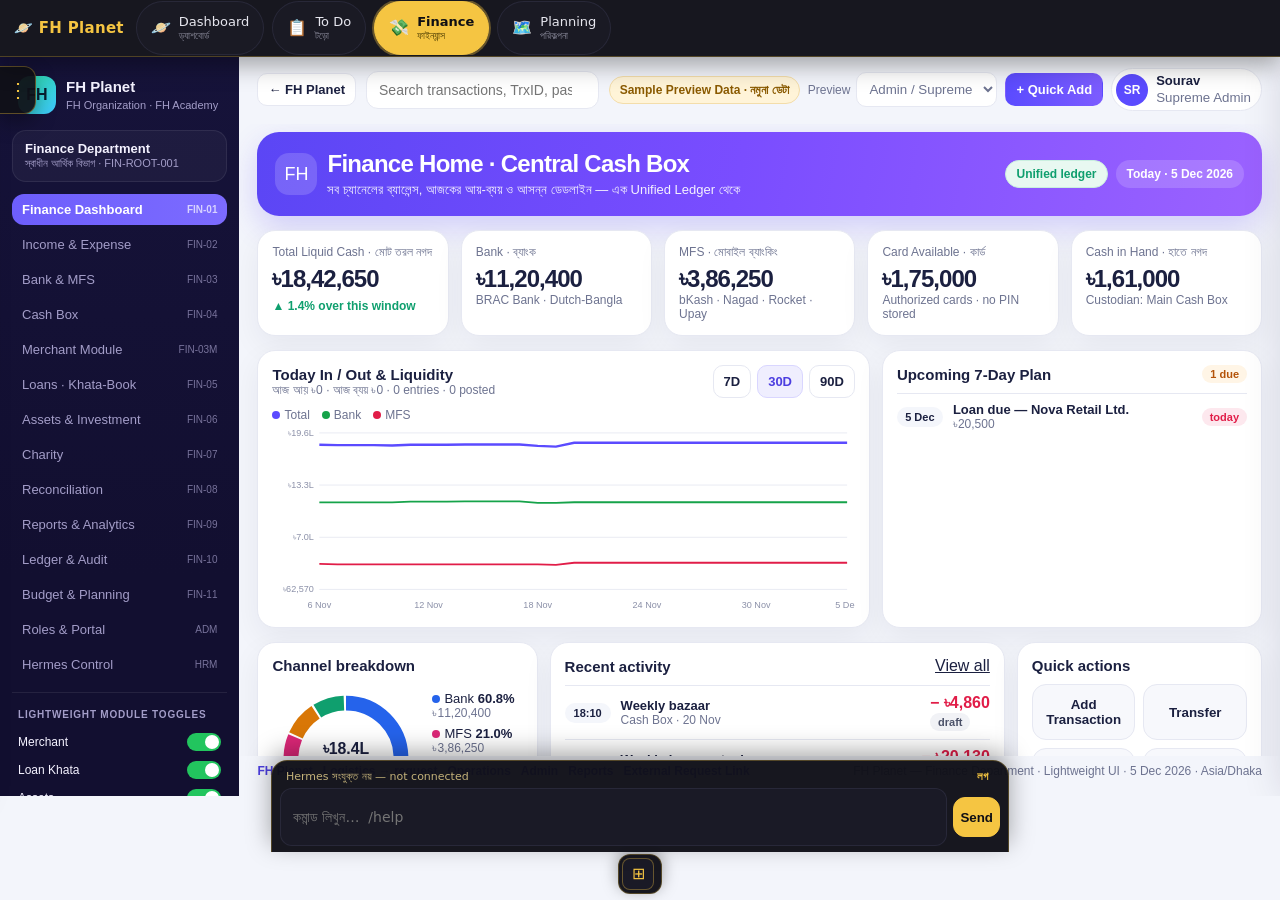
<file: finance/index.html>
<!DOCTYPE html>
<html lang="en">
<head>
<meta charset="UTF-8">
<meta name="viewport" content="width=device-width, initial-scale=1.0, viewport-fit=cover">
<title>FH Planet Finance — FH Organization</title>
<link rel="icon" href="data:image/svg+xml,%3Csvg xmlns='http://www.w3.org/2000/svg' viewBox='0 0 64 64'%3E%3Crect rx='14' width='64' height='64' fill='%235b4bff'/%3E%3Ctext x='32' y='42' text-anchor='middle' font-size='26' font-family='sans-serif' fill='white'%3EFH%3C/text%3E%3C/svg%3E">
<link rel="stylesheet" href="/assets/nav.css">
<link rel="stylesheet" href="/assets/windows.css">
<link rel="stylesheet" href="/assets/command.css">
<link rel="stylesheet" href="css/app.css">
<style>html,body{height:100%;margin:0;background:#f3f5fb;}</style>
</head>
<body>
<div class="fh-finance" id="fh-finance-root" data-fh-finance-standalone>
  <div class="app">
    <aside class="sidebar" id="fh-fin-sidebar">
      <div class="brand">
        <div class="mark">FH</div>
        <div>
          <strong>FH Planet</strong>
          <span>FH Organization · FH Academy</span>
        </div>
      </div>
      <div class="dept">
        <div class="dept-title">Finance Department</div>
        <div class="dept-sub">স্বাধীন আর্থিক বিভাগ · FIN-ROOT-001</div>
      </div>
      <nav class="nav" id="fh-fin-nav" aria-label="Finance modules"></nav>
      <div class="toggles" id="fh-fin-toggles"></div>
      <div class="side-foot">এক Unified Ledger · নমুনা অঙ্ক</div>
    </aside>
    <div class="workspace">
      <header class="topbar">
        <button class="icon-btn" id="fh-fin-menu-btn" type="button" aria-label="Open menu">Menu</button>
        <a class="back" href="/">← FH Planet</a>
        <label class="search">
          <input id="fh-fin-global-search" type="search" placeholder="Search transactions, TrxID, pass, tags…" autocomplete="off">
        </label>
        <div class="top-actions">
          <span class="sample">Sample Preview Data · নমুনা ডেটা</span>
          <label class="role">Preview
            <select id="fh-fin-role-select" aria-label="Role preview">
              <option value="supreme">Admin / Supreme</option>
              <option value="editor">Editor</option>
              <option value="auditor">Auditor</option>
              <option value="customer">Customer layer</option>
            </select>
          </label>
          <button class="primary" id="fh-fin-quick-add" type="button">+ Quick Add</button>
          <div class="user">
            <span class="avatar">SR</span>
            <span><b>Sourav</b><small id="fh-fin-role-label">Supreme Admin</small></span>
          </div>
        </div>
      </header>
      <main class="view" id="fh-fin-view"></main>
      <footer class="foot" id="fh-fin-foot"></footer>
    </div>
  </div>
  <div class="scrim" id="fh-fin-scrim" hidden></div>
  <aside class="drawer" id="fh-fin-drawer" aria-label="Quick add"></aside>
  <div class="modal-back" id="fh-fin-modal" hidden></div>
  <div class="toast" id="fh-fin-toast" hidden role="status"></div>
</div>
<noscript>FH Planet Finance needs JavaScript. Nothing is sent to a server; the ledger stays in this browser.</noscript>
<script src="js/format.js" defer></script>
<script src="js/sms.js" defer></script>
<script src="js/store.js" defer></script>
<script src="js/app.js" defer></script>
<script>
document.addEventListener("DOMContentLoaded", function () {
  window.FHFinance.mount(document.getElementById("fh-finance-root"));
});
</script>
<script src="/assets/nav.js" defer></script>
<script src="/assets/windows.js" defer></script>
<script src="/assets/command.js" defer></script>
</body>
</html>
</file>
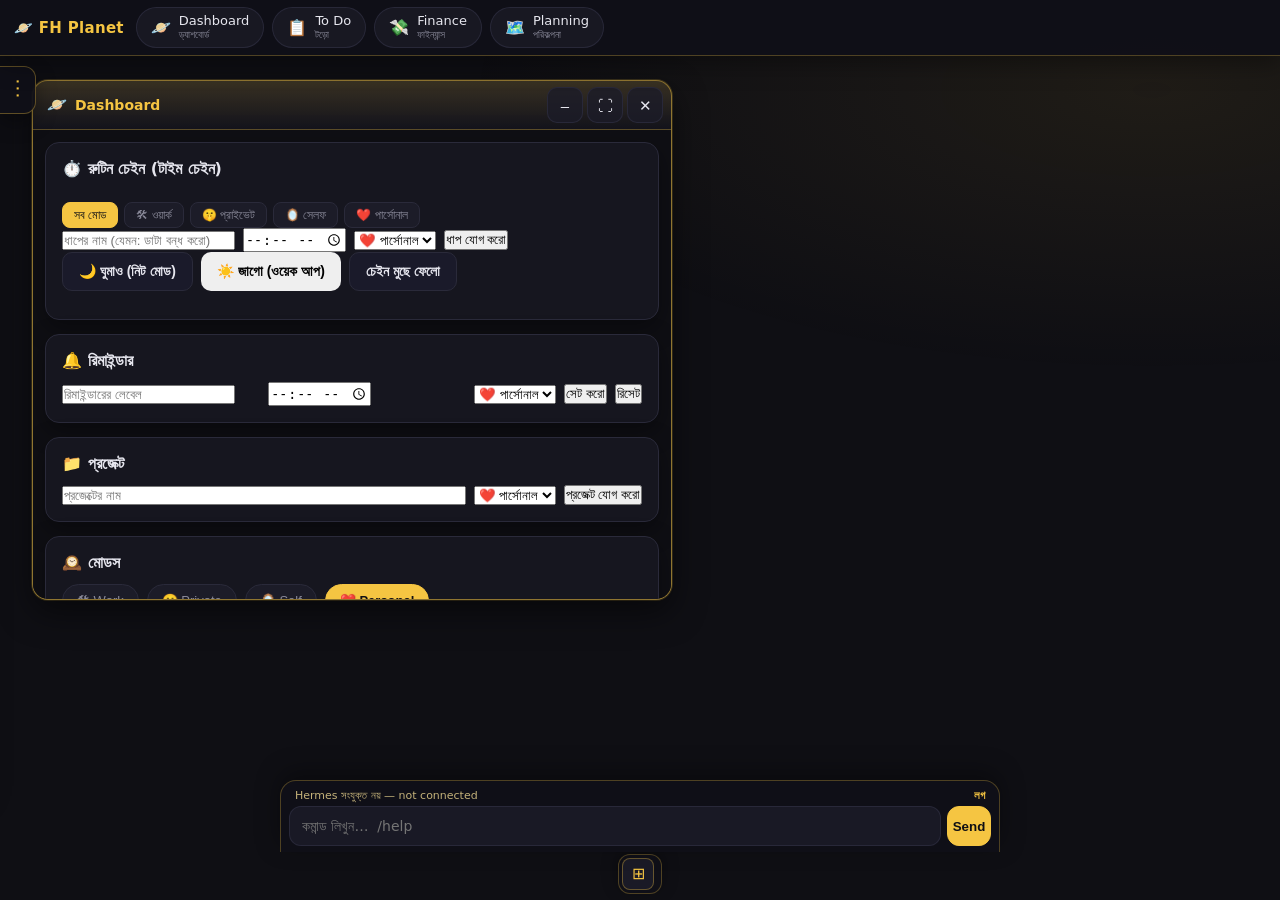
<file: dash.html>
<!DOCTYPE html>
<html lang="bn">
<head>
<meta charset="UTF-8">
<meta name="viewport" content="width=device-width, initial-scale=1.0, viewport-fit=cover">
<title>ল্যাম্প পেজ — ড্যাশবোর্ড</title>
<style>
  :root{
    --bg:#0f0f14; --panel:#16161f; --panel2:#1c1c28; --border:#2a2a3a;
    --text:#e6e6ee; --muted:#8a8a9a; --amber:#f5c542;
    --green:#4ade80; --red:#ef4444; --blue:#60a5fa; --purple:#a78bfa; --cyan:#22d3ee;
    --radius:14px; --shadow:0 8px 24px rgba(0,0,0,.35);
  }
  *{box-sizing:border-box; margin:0; padding:0;}
  html,body{height:100%;}
  body{
    font-family:'Inter','Noto Sans Bengali',system-ui,sans-serif;
    background:var(--bg); color:var(--text); overflow:hidden;
  }
  body::before{
    content:""; position:fixed; inset:0;
    background:radial-gradient(120% 70% at 90% 10%, rgba(245,197,66,.07), transparent 45%); pointer-events:none; z-index:0;
  }
  .app{display:flex; height:100%; position:relative; z-index:1;}

  .sidebar{
    width:230px; background:linear-gradient(180deg,#12121a,#1a1a24);
    border-right:1px solid var(--border); padding:18px 14px; display:flex; flex-direction:column; gap:12px; overflow-y:auto;
  }
  .logo{font-size:20px; font-weight:700; display:flex; align-items:center; gap:8px;}
  .logo .lamp{color:var(--amber); font-size:24px;}
  .nav{display:flex; flex-direction:column; gap:6px;}
  .nav button{
    text-align:left; padding:11px 14px; border:none; border-radius:10px;
    background:var(--panel2); color:var(--text); cursor:pointer;
    font-size:14px; transition:.18s; display:flex; align-items:center; gap:10px;
  }
  .nav button:hover{background:#242432; color:var(--amber);}
  .nav button.active{background:#242432; color:var(--amber); font-weight:600; box-shadow:inset 3px 0 0 var(--amber);}
  .nav .icon{width:20px; text-align:center;}

  .main{flex:1; overflow-y:auto; padding:18px; display:flex; flex-direction:column; gap:16px;}

  .topbar{display:flex; align-items:center; gap:12px; justify-content:space-between;}
  .topbar h1{font-size:20px; letter-spacing:.5px;}
  .topbar .date{font-size:13px; color:var(--muted);}

  .modebar{display:flex; gap:8px; flex-wrap:wrap;}
  .modebar button{
    padding:8px 14px; border-radius:999px; border:1px solid var(--border);
    background:var(--panel2); color:var(--muted); cursor:pointer; font-size:13px;
  }
  .modebar button.active{background:var(--amber); color:#0f0f14; border-color:var(--amber); font-weight:600;}

  .card{
    background:var(--panel); border:1px solid var(--border); border-radius:var(--radius);
    padding:16px; box-shadow:var(--shadow);
  }
  .card h2{font-size:16px; margin-bottom:12px; display:flex; align-items:center; gap:8px;}
  .card .hint{font-size:12px; color:var(--muted); margin-bottom:10px;}

  .todo-row{display:flex; gap:8px; margin-bottom:10px;}
  .todo-row input{flex:1; padding:10px 12px; border-radius:10px; border:1px solid var(--border);
    background:var(--panel2); color:var(--text); font-size:14px;}
  .todo-row button{padding:10px 14px; border:none; border-radius:10px; background:var(--amber); color:#0f0f14; font-weight:600; cursor:pointer;}
  .todo-list{list-style:none; display:flex; flex-direction:column; gap:8px;}
  .todo-item{
    display:flex; align-items:center; gap:10px; padding:10px 12px;
    border-radius:10px; background:var(--panel2); border:1px solid var(--border);
  }
  .todo-item.done{text-decoration:line-through; opacity:.6;}
  .todo-item .ms{width:22px; height:22px; border-radius:6px; border:1px solid var(--border);
    cursor:pointer; display:flex; align-items:center; justify-content:center; flex-shrink:0; color:var(--muted);}
  .ms.checked{background:var(--amber); border-color:var(--amber); color:#0f0f14; font-size:13px;}
  .todo-item .txt{flex:1; font-size:14px; cursor:pointer;}
  .todo-item .time-tag,.todo-item .mode-tag{font-size:11px; padding:3px 8px; border-radius:999px; background:#242432; color:var(--muted);}
  .todo-item .mode-tag.work{background:#242432; color:var(--muted);}
  .todo-item .del{width:30px; text-align:center; border:none; background:transparent; color:var(--red); cursor:pointer; font-size:16px;}

  .filters{display:flex; gap:6px; flex-wrap:wrap;}
  .filters button{
    padding:5px 11px; border-radius:8px; border:1px solid var(--border); background:var(--panel2);
    color:var(--muted); cursor:pointer; font-size:12px;
  }
  .filters button.active{background:var(--amber); color:#0f0f14; border-color:var(--amber);}

  .select-all-btn{
    padding:6px 12px; border:none; border-radius:8px; background:#242432; color:var(--muted);
    cursor:pointer; font-size:12px;
  }
  .select-all-btn.on{background:var(--amber); color:#0f0f14;}

  .batch-bar{
    border:1px solid var(--amber); background:#1a1206; border-radius:10px; padding:10px 12px;
    display:flex; align-items:center; gap:10px; flex-wrap:wrap;
  }
  .batch-bar .lbl{font-size:12px; color:var(--amber); font-weight:600;}
  .batch-bar .row{display:flex; gap:6px; align-items:center;}
  .batch-bar select{padding:6px 8px; border-radius:8px; border:1px solid var(--border); background:#0f0f14; color:var(--text); font-size:13px;}
  .batch-bar button{padding:6px 12px; border:none; border-radius:8px; cursor:pointer; font-size:13px; font-weight:600;}
  .batch-bar .del{background:#2a120c; color:var(--red);} .batch-bar .norm{background:#242432; color:var(--muted);}

  .routine-chain{display:flex; flex-direction:column; gap:8px; margin-bottom:12px;}
  .step{
    display:flex; align-items:center; gap:10px; padding:10px 12px;
    border-radius:10px; background:var(--panel2); border:1px solid var(--border);
  }
  .step .num{width:26px; height:26px; border-radius:50%; background:#242432; color:var(--muted);
    display:flex; align-items:center; justify-content:center; font-size:12px; flex-shrink:0;}
  .step.done .num{background:var(--green); color:#0f0f14;}
  .step .label{flex:1; font-size:14px;}
  .step .time{width:70px; text-align:right; font-size:12px; color:var(--muted);}
  .step .mode-tag{font-size:11px; padding:3px 8px; border-radius:999px; background:#242432; color:var(--muted);}
  .step .rm{border:none; background:transparent; color:var(--red); cursor:pointer; font-size:16px;}

  .sleepbar{display:flex; gap:8px; flex-wrap:wrap;}
  .sleepbar button{
    padding:10px 16px; border-radius:10px; border:none; cursor:pointer; font-weight:600; font-size:14px;
  }
  .sleepbar .btn-deeper{background:#1a1a2a; color:var(--text); border:1px solid var(--border);}

  .rem-item{display:flex; align-items:center; gap:10px; padding:12px; border-radius:10px; background:var(--panel2); border:1px solid var(--border);}
  .rem-item .when{flex:1; font-size:13px; color:var(--muted);}
  .rem-item .mode-tag{font-size:11px; padding:3px 8px; border-radius:999px; background:#242432; color:var(--muted);}
  .rem-item .act{display:flex; gap:6px; flex-shrink:0;}
  .rem-item .act button{padding:6px 10px; border-radius:7px; border:none; cursor:pointer; font-size:12px;}
  .rem-item .act .del{background:#2a2a3a; color:var(--red);} .rem-item .act .set{background:#242432; color:var(--muted);}

  .proj-card{background:var(--panel2); border:1px solid var(--border); border-radius:12px; overflow:hidden;}
  .proj-card .ph{display:flex; align-items:center; justify-content:space-between; padding:12px;}
  .proj-card .ph h3{font-size:15px;}
  .proj-card .ph .sub{font-size:12px; color:var(--muted);}
  .proj-card .ph .mode-tag{font-size:11px; padding:3px 8px; border-radius:999px; background:#242432; color:var(--muted);}
  .proj-card .tasks{display:flex; flex-direction:column; gap:6px; padding:12px;}
  .proj-card .task{display:flex; gap:8px; align-items:center; font-size:13px;}
  .proj-card .task input{flex:1; padding:6px 8px; border-radius:7px; border:1px solid var(--border); background:#0f0f14; color:var(--text); font-size:13px;}
  .proj-card .task .del{width:22px; border:none; background:transparent; color:var(--red); cursor:pointer; font-size:14px;}

  .night-mode body{background:#0a0a10;}
  .night-mode .app{background:#0a0a10;}
  .night-mode .card{background:#101018; border-color:#1f1f2e;}

  .msg{font-size:13px; color:var(--muted); text-align:center; padding:6px;}
  .row-pad{display:flex; gap:8px; flex-wrap:wrap; align-items:center;}
  .row-pad .grow{flex:1;}

  @media (max-width:620px){
    .sidebar{width:190px; padding:12px 8px;}
    .main{padding:12px;}
    .topbar h1{font-size:17px;}
  }
</style>
<link rel="stylesheet" href="/assets/nav.css">
<link rel="stylesheet" href="/assets/hub.css">
<link rel="stylesheet" href="/assets/windows.css">
<link rel="stylesheet" href="/assets/command.css">
</head>
<body>
<div class="app" id="app">
  <aside class="sidebar">
    <div class="logo"><span class="lamp">💡</span> ল্যাম্প পেজ</div>
    <div class="nav" id="nav">
      <button data-tab="todo"><span class="icon">📋</span> টড়ো</button>
      <button data-tab="routine"><span class="icon">⏱️</span> রুটিন / ঘুম</button>
      <button data-tab="reminders"><span class="icon">🔔</span> রিমাইন্ডার</button>
      <button data-tab="projects"><span class="icon">📁</span> প্রজেক্ট</button>
      <button data-tab="modes"><span class="icon">🕰️</span> মোড</button>
    </div>
  </aside>

  <main class="main" id="main">
    <section class="card" id="view-todo">
      <h2>📋 টড়ো</h2>
      <div class="todo-row">
        <input id="todo-input" placeholder="কাজ যোগ করো…" maxlength="120">
        <button id="todo-add">যোগ করো</button>
      </div>
      <div class="filters" id="todo-filters">
        <button data-filter="all" class="active">সব মোড</button>
        <button data-filter="work">🛠 ওয়ার্ক</button>
        <button data-filter="private">🤫 প্রাইভেট</button>
        <button data-filter="self">🪞 সেলফ</button>
        <button data-filter="personal">❤️ পার্সোনাল</button>
      </div>
      <div class="row-pad"><button class="select-all-btn" id="todo-select-all">✓ সিলেক্ট সব</button></div>
      <div class="todo-list" id="todo-list"></div>
      <div class="row-pad" style="justify-content:flex-end;"><span class="msg" id="todo-count"></span></div>
      <div class="batch-bar" id="todo-batch" style="display:none;">
        <span class="lbl">📌 সিলেক্ট করা আছে <b id="batch-count">0</b>টি</span>
        <div class="row">
          <select id="batch-mode">
            <option value="work">🛠 ওয়ার্ক</option>
            <option value="private">🤫 প্রাইভেট</option>
            <option value="self">🪞 সেলফ</option>
            <option value="personal">❤️ পার্সোনাল</option>
          </select>
          <button id="batch-apply-mode">মোড প্রয়োগ</button>
          <button id="batch-delete" class="del">সিলেক্টড ডিলিট</button>
          <button id="batch-clear" class="norm">বাতিল</button>
        </div>
      </div>
    </section>

    <section class="card" id="view-routine">
      <h2>⏱️ রুটিন চেইন (টাইম চেইন)</h2>
      <div class="routine-chain" id="chain"></div>
      <div class="filters" id="chain-filters">
        <button data-filter="all" class="active">সব মোড</button>
        <button data-filter="work">🛠 ওয়ার্ক</button>
        <button data-filter="private">🤫 প্রাইভেট</button>
        <button data-filter="self">🪞 সেলফ</button>
        <button data-filter="personal">❤️ পার্সোনাল</button>
      </div>
      <div class="row-pad">
        <input id="step-name" placeholder="ধাপের নাম (যেমন: ডাটা বন্ধ করো)" maxlength="80">
        <input id="step-time" type="time">
        <select id="step-mode">
          <option value="personal">❤️ পার্সোনাল</option>
          <option value="work">🛠 ওয়ার্ক</option>
          <option value="private">🤫 প্রাইভেট</option>
          <option value="self">🪞 সেলফ</option>
        </select>
        <button id="step-add">ধাপ যোগ করো</button>
      </div>
      <div class="sleepbar">
        <button id="sleep-now" class="btn-deeper">🌙 ঘুমাও (নিট মোড)</button>
        <button id="wake-up">☀️ জাগো (ওয়েক আপ)</button>
        <button id="clear-chain" class="btn-deeper">চেইন মুছে ফেলো</button>
      </div>
      <div class="msg" id="chain-msg"></div>
    </section>

    <section class="card" id="view-reminders">
      <h2>🔔 রিমাইন্ডার</h2>
      <div id="reminder-list" class="rem-list"></div>
      <div class="row-pad">
        <div class="grow"><input id="rem-label" placeholder="রিমাইন্ডারের লেবেল" maxlength="80"></div>
        <div class="grow"><input id="rem-time" type="time"></div>
        <select id="rem-mode">
          <option value="personal">❤️ পার্সোনাল</option>
          <option value="work">🛠 ওয়ার্ক</option>
          <option value="private">🤫 প্রাইভেট</option>
          <option value="self">🪞 সেলফ</option>
        </select>
        <button id="rem-add" class="btn-set">সেট করো</button>
        <button id="rem-reset" class="btn-cancel">রিসেট</button>
      </div>
    </section>

    <section class="card" id="view-projects">
      <h2>📁 প্রজেক্ট</h2>
      <div class="row-pad">
        <input id="proj-input" class="grow" placeholder="প্রজেক্টের নাম" maxlength="100">
        <select id="proj-mode">
          <option value="personal">❤️ পার্সোনাল</option>
          <option value="work">🛠 ওয়ার্ক</option>
          <option value="private">🤫 প্রাইভেট</option>
          <option value="self">🪞 সেলফ</option>
        </select>
        <button id="proj-add">প্রজেক্ট যোগ করো</button>
      </div>
      <div class="proj-list" id="proj-list"></div>
    </section>

    <section class="card" id="view-modes">
      <h2>🕰️ মোডস</h2>
      <div class="modebar" id="modebar">
        <button data-mode="work">🛠 Work</button>
        <button data-mode="private">🤫 Private</button>
        <button data-mode="self">🪞 Self</button>
        <button data-mode="personal" class="active">❤️ Personal</button>
      </div>
      <div class="msg" id="mode-msg">Personal মোডে প্রকাশ্য থাকে — তোমার টড়ো, প্রজেক্ট ও রুটিন দেখা যাবে।</div>
    </section>
  </main>
</div>

<script>
const STORAGE = { todo:'lamp.todo', chain:'lamp.chain', rem:'lamp.rem', proj:'lamp.proj', mode:'lamp.mode' };
let mode = localStorage.getItem(STORAGE.mode) || 'personal';
let filter = 'all';                      // all | work | private | self | personal
let todo = JSON.parse(localStorage.getItem(STORAGE.todo)) || [];
let chain = JSON.parse(localStorage.getItem(STORAGE.chain)) || [];
let rem = JSON.parse(localStorage.getItem(STORAGE.rem)) || [];
let proj = JSON.parse(localStorage.getItem(STORAGE.proj)) || [];
let cid=200, pid=10;
let selected = new Set();

const $ = s => document.querySelector(s);
const $$ = s => document.querySelectorAll(s);

function saveAll(){
  localStorage.setItem(STORAGE.todo, JSON.stringify(todo));
  localStorage.setItem(STORAGE.chain, JSON.stringify(chain));
  localStorage.setItem(STORAGE.rem, JSON.stringify(rem));
  localStorage.setItem(STORAGE.proj, JSON.stringify(proj));
}
function fmtTime(h){
  if(!h) return '—';
  const [h1,m]=h.split(':').map(Number);
  const am = h1<12;
  const hh = am?h1:(h1-12);
  return `${hh}:${String(m).padStart(2,'0')} ${am?'AM':'PM'}`;
}
function isModeMatch(item, m){
  return item.mode === undefined || item.mode === null || item.mode === m;
}

function applyMode(m){
  mode = m;
  localStorage.setItem(STORAGE.mode, mode);
  $$('.modebar button').forEach(b=>b.classList.toggle('active', b.dataset.mode===m));
  const msgs = {
    work:'Work মোডে Work কাজ ও প্রজেক্ট দেখা যাবে।',
    private:'Private মোডে — প্রজেক্ট লুকানো, শুধু টড়ো ও রিমাইন্ডার থাকে।',
    self:'Self মোডে — স্ব-চেকলিস্ট ও স্ব-রিফ্লেকশন দেখা যাবে।',
    personal:'Personal মোডে — তোমার সব জিনিস প্রকাশ্য থাকে।'
  };
  $('#mode-msg').textContent = msgs[m] || msgs.personal;
  document.documentElement.style.setProperty('--accent',
    mode==='work'?'#60a5fa':mode==='private'?'#94a3b8':mode==='self'?'#a78bfa':'#f5c542');
  $('#app').style.setProperty('--accent', getComputedStyle(document.documentElement).getPropertyValue('--accent'));
  const showProj = mode!=='private';
  $('#view-projects').style.display = showProj?'block':'none';
  if(!showProj) renderProj();
}

// ---------- TODO ----------
function renderTodo(){
  syncSelectFromDom();
  const list = todo.filter(t=>isModeMatch(t, filter));
  const box=$('#todo-list');
  box.innerHTML = list.map(t=>`
    <div class="todo-item ${t.done?'done':''}">
      <div class="ms ${selected.has(t.id)?'checked':''}" data-id="${t.id}">${selected.has(t.id)?'✓':''}</div>
      <div class="box ${t.done?'checked':''}" data-id="${t.id}"></div>
      <div class="txt" data-id="${t.id}">${escapeHtml(t.text)}</div>
      <div class="time-tag">⏱ ${t.time||''}</div>
      <div class="mode-tag ${t.mode||''}">${t.mode||'—'}</div>
      <button class="del" data-id="${t.id}">✕</button>
    </div>`).join('');
  box.querySelectorAll('.ms').forEach(b=>{
    b.addEventListener('click', ()=>{
      if(selected.has(+b.dataset.id)) selected.delete(+b.dataset.id);
      else selected.add(+b.dataset.id);
      b.classList.toggle('checked', selected.has(+b.dataset.id));
      b.innerHTML = selected.has(+b.dataset.id)?'✓':'';
      updateBatch();
    });
  });
  box.querySelectorAll('.box').forEach(b=>{
    b.addEventListener('click', ()=>{
      const id=+b.dataset.id; const t=todo.find(x=>x.id===id);
      t.done=!t.done; saveAll(); renderTodo();
    });
  });
  box.querySelectorAll('.txt').forEach(b=>{
    b.addEventListener('click', ()=>{
      const id=+b.dataset.id; const t=todo.find(x=>x.id===id);
      t.done=!t.done; saveAll(); renderTodo();
    });
  });
  box.querySelectorAll('.del').forEach(b=>{
    b.addEventListener('click', ()=>{
      todo = todo.filter(t=>t.id!==+b.dataset.id); saveAll(); renderTodo(); updateBatch();
    });
  });
  $('#todo-count').textContent = list.length? `${list.length}টি কাজ` : 'কোনো কাজ নেই';
  updateBatch();
}
function updateBatch(){
  const count = selected.size;
  $('#batch-count').textContent = count;
  $('#todo-batch').style.display = count? 'flex' : 'none';
}
function syncSelectFromDom(){
  selected = new Set();
  $('#todo-list .ms').forEach(b=>{ if(b.classList.contains('checked')) selected.add(+b.dataset.id); });
}
$('#todo-add').addEventListener('click', ()=>{
  const v=$('#todo-input').value.trim();
  if(!v) return;
  todo.push({id:cid++, text:v, done:false, mode:filter});
  $('#todo-input').value=''; renderTodo();
});
$$('#todo-filters button').forEach(b=>{
  b.addEventListener('click', ()=>{
    filter=b.dataset.filter;
    $$('#todo-filters button').forEach(x=>x.classList.remove('active')); b.classList.add('active');
    renderTodo();
  });
});
$('#todo-select-all').addEventListener('click', ()=>{
  const all = todo.filter(t=>isModeMatch(t, filter)).length;
  if(selected.size>=all){
    selected=new Set(); renderTodo(); updateBatch();
  } else {
    todo.filter(t=>isModeMatch(t, filter)).forEach(t=>selected.add(t.id));
    renderTodo(); updateBatch();
  }
});
$('#batch-apply-mode').addEventListener('click', ()=>{
  const m=$('#batch-mode').value;
  todo.forEach(t=>{ if(selected.has(t.id)) t.mode=m; });
  saveAll(); renderTodo(); syncSelectFromDom();
});
$('#batch-delete').addEventListener('click', ()=>{
  todo = todo.filter(t=>!selected.has(t.id)); saveAll(); selected=new Set(); renderTodo();
});
$('#batch-clear').addEventListener('click', ()=>{
  selected=new Set(); renderTodo();
});

// ---------- CHAIN ----------
function renderChain(){
  const list = chain.filter(c=>isModeMatch(c, filter));
  const box=$('#chain');
  const done=chain.filter(c=>c.done).length;
  box.innerHTML = list.map((c,i)=>`
    <div class="step ${c.done?'done':''}">
      <div class="num">${i+1}</div>
      <div class="label">${escapeHtml(c.label)}</div>
      <div class="time">${c.time||'—'}</div>
      <div class="mode-tag">${c.mode||'—'}</div>
      <button class="rm" data-i="${i}">✕</button>
    </div>`).join('');
  box.querySelectorAll('.rm').forEach(b=>{
    b.addEventListener('click', ()=>{
      chain.splice(+b.dataset.i,1); saveAll(); renderChain(); showMsg('ধাপ মুছে ফেলেছে।');
    });
  });
  $('#chain-msg').textContent = done ? `${done}/${chain.length} ধাপ সম্পূর্ণ` : 'চেইনে ধাপ যোগ করো।';
}
$('#step-add').addEventListener('click', ()=>{
  const l=$('#step-name').value.trim(), t=$('#step-time').value, m=$('#step-mode').value;
  if(!l) return;
  chain.push({id:cid++, label:l, time:t, done:false, mode:m});
  $('#step-name').value=''; renderChain();
});
$('#clear-chain').addEventListener('click', ()=>{ chain=[]; saveAll(); renderChain(); });
$('#sleep-now').addEventListener('click', ()=>{
  chain=[]; saveAll();
  document.body.classList.add('night-mode');
  showMsg('🌙 নিট মোড চালু। ঘুমের জন্য প্রস্তুত।');
  setTimeout(()=>{ if(document.body.classList.contains('night-mode')) showMsg('ঘুম গেলে ওয়েক আপ বাটনে ক্লিক করো। ☀️'); }, 1500);
});
$('#wake-up').addEventListener('click', ()=>{
  document.body.classList.remove('night-mode');
  showMsg('☀️ ওয়েক আপ! নিট মোড বন্ধ হয়েছে।');
});
function showMsg(m){ const el=$('#chain-msg'); el.textContent=m; setTimeout(()=>el.textContent='চেইনে ধাপ যোগ করো।', 3500); }

// ---------- REMINDERS ----------
function renderReminders(){
  const list = rem.filter(r=>isModeMatch(r, filter));
  const box=$('#reminder-list');
  box.innerHTML = list.map(r=>`
    <div class="rem-item">
      <div class="when"><b>${escapeHtml(r.label)}</b> <span class="lab">— ${fmtTime(r.time)}</span></div>
      <div class="mode-tag">${r.mode||'—'}</div>
      <div class="act">
        <button class="set" data-id="${r.id}">সেট</button>
        <button class="del" data-id="${r.id}">দূর</button>
      </div>
    </div>`).join('');
  box.querySelectorAll('.set').forEach(b=>{
    b.addEventListener('click', ()=>{
      const id=+b.dataset.id; const r=rem.find(x=>x.id===id);
      rem=rem.map(x=>x.id===id?{...x, done:false}:x);
      saveAll(); renderReminders();
    });
  });
  box.querySelectorAll('.del').forEach(b=>{
    b.addEventListener('click', ()=>{
      rem=rem.filter(x=>x.id!==+b.dataset.id); saveAll(); renderReminders();
    });
  });
}
$('#rem-add').addEventListener('click', ()=>{
  const l=$('#rem-label').value.trim(), t=$('#rem-time').value, m=$('#rem-mode').value;
  if(!l) return;
  rem.push({id:cid++, label:l, time:t, mode:m});
  $('#rem-label').value=''; renderReminders();
});
$('#rem-reset').addEventListener('click', ()=>{
  rem=[]; saveAll(); renderReminders();
  rem.push({id:cid++, label:'সকাল ৭টা বের হওয়া', time:'07:00', mode:'personal'});
  rem.push({id:cid++, label:'ঘুমানোর সময় ১১টা', time:'23:00', mode:'personal'});
  saveAll(); renderReminders(); setTimeout(()=>showMsg('রিমাইন্ডার ২টা আবার লোড হয়েছে।'), 1500);
});
renderReminders();

// ---------- PROJECTS ----------
function renderProj(){
  const visible = mode!=='private';
  const box=$('#proj-list');
  if(!visible){ box.innerHTML=''; return; }
  const list = proj.filter(p=>isModeMatch(p, filter));
  box.innerHTML = list.map(p=>`
    <div class="proj-card">
      <div class="ph">
        <h3>${escapeHtml(p.name)}</h3>
        <span class="sub">${p.tasks.length}টি টাস্ক</span>
        <span class="mode-tag">${p.mode||'—'}</span>
      </div>
      <div class="tasks">
        ${p.tasks.map(t=>`
          <div class="task">
            <input readonly value="${escapeHtml(t)}">
            <button class="del" data-pid="${p.id}">✕</button>
          </div>`).join('')}
        <div class="task">
          <input data-pid="${p.id}" placeholder="টাস্ক যোগ করো…">
        </div>
      </div>
    </div>`).join('');
  box.querySelectorAll('.task input').forEach(inp=>{
    inp.addEventListener('change', ()=>{
      const pid=+inp.dataset.pid; const v=inp.value.trim();
      if(!v) return;
      const p=proj.find(x=>x.id===pid);
      if(!p.tasks.includes(v)){ p.tasks.push(v); saveAll(); renderProj(); }
    });
  });
  box.querySelectorAll('.task .del').forEach(b=>{
    b.addEventListener('click', ()=>{
      const pid=+b.dataset.pid; const p=proj.find(x=>x.id===pid);
      p.tasks=p.tasks.filter(t=>t!==inp.value.trim()); saveAll(); renderProj();
    });
  });
  box.querySelectorAll('.ph .del').forEach(b=>{
    b.addEventListener('click', ()=>{
      proj=proj.filter(p=>p.id!==+b.dataset.pid); saveAll(); renderProj();
    });
  });
}
$('#proj-add').addEventListener('click', ()=>{
  const v=$('#proj-input').value.trim(), m=$('#proj-mode').value;
  if(!v) return;
  proj.push({id:pid++, name:v, tasks:[], mode:m});
  $('#proj-input').value=''; renderProj();
});
renderProj();

// ---------- MODES ----------
$$('.modebar button').forEach(b=>{
  b.addEventListener('click', ()=>{
    applyMode(b.dataset.mode);
    filter = b.dataset.mode;
    $$('#todo-filters button, #chain-filters button').forEach(x=>{
      x.classList.toggle('active', x.dataset.filter===b.dataset.mode);
    });
    renderTodo(); renderChain();
    $('#todo-input').focus();
  });
});

// ---------- CORE ----------
function escapeHtml(s){ return s.replace(/[&<>"']/g, c=>({'&':'&amp;','<':'&lt;','>':'&gt;','"':'&quot;',"'":'&#39;'}[c])); }

renderTodo(); renderChain(); renderReminders(); renderProj();

window.addEventListener('load', ()=>{
  const saved = localStorage.getItem(STORAGE.mode);
  if(saved) applyMode(saved);
  filter = mode;
  $$('#todo-filters button, #chain-filters button').forEach(x=>{
    x.classList.toggle('active', x.dataset.filter===mode);
  });
  renderTodo(); renderChain();
});

setInterval(()=>{
  const d=new Date();
  const hr=String(d.getHours()).padStart(2,'0'), mn=String(d.getMinutes()).padStart(2,'0');
  const am = d.getHours()<12;
  document.querySelector('.topbar .date').textContent = `${String(d.getDate()).padStart(2,'0')} / ${String(d.getMonth()+1).padStart(2,'0')} / ${d.getFullYear()} · ${hr}:${mn} ${am?'AM':'PM'}`;
}, 1000);
</script>
<script src="/assets/nav.js" defer></script>
<script src="/assets/windows.js" defer></script>
<script src="/assets/command.js" defer></script>
</body>
</html>
</file>
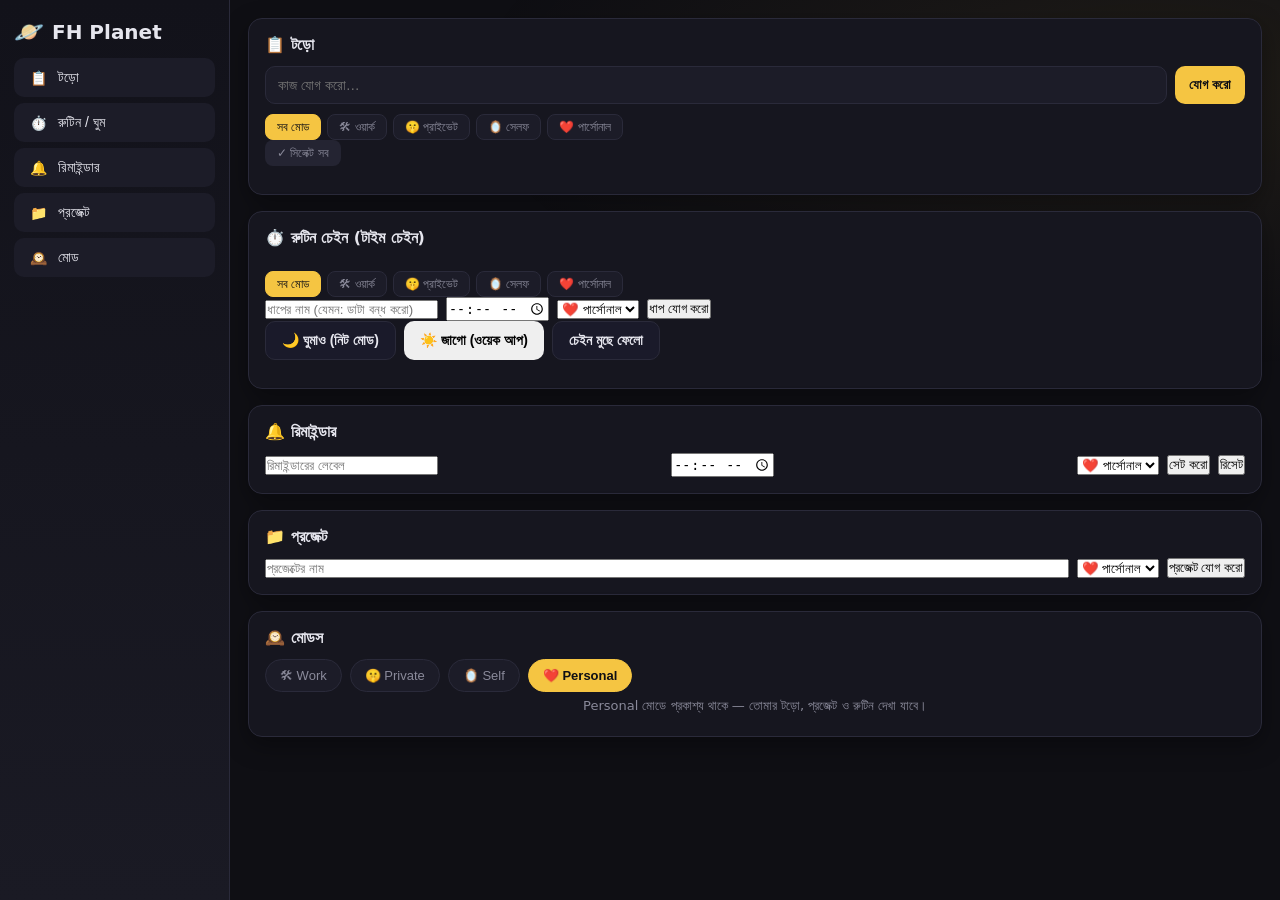
<file: fhplanet-dashboard.html>
<!DOCTYPE html>
<html lang="bn">
<head>
<meta charset="UTF-8">
<meta name="viewport" content="width=device-width, initial-scale=1.0">
<title>FH Planet — ড্যাশবোর্ড</title>
<style>
  :root{
    --bg:#0f0f14; --panel:#16161f; --panel2:#1c1c28; --border:#2a2a3a;
    --text:#e6e6ee; --muted:#8a8a9a; --amber:#f5c542;
    --green:#4ade80; --red:#ef4444; --blue:#60a5fa; --purple:#a78bfa; --cyan:#22d3ee;
    --radius:14px; --shadow:0 8px 24px rgba(0,0,0,.35);
  }
  *{box-sizing:border-box; margin:0; padding:0;}
  html,body{height:100%;}
  body{
    font-family:'Inter','Noto Sans Bengali',system-ui,sans-serif;
    background:var(--bg); color:var(--text); overflow:hidden;
  }
  body::before{
    content:""; position:fixed; inset:0;
    background:radial-gradient(120% 70% at 90% 10%, rgba(245,197,66,.07), transparent 45%); pointer-events:none; z-index:0;
  }
  .app{display:flex; height:100%; position:relative; z-index:1;}

  .sidebar{
    width:230px; background:linear-gradient(180deg,#12121a,#1a1a24);
    border-right:1px solid var(--border); padding:18px 14px; display:flex; flex-direction:column; gap:12px; overflow-y:auto;
  }
  .logo{font-size:20px; font-weight:700; display:flex; align-items:center; gap:8px;}
  .logo .lamp{color:var(--amber); font-size:24px;}
  .nav{display:flex; flex-direction:column; gap:6px;}
  .nav button{
    text-align:left; padding:11px 14px; border:none; border-radius:10px;
    background:var(--panel2); color:var(--text); cursor:pointer;
    font-size:14px; transition:.18s; display:flex; align-items:center; gap:10px;
  }
  .nav button:hover{background:#242432; color:var(--amber);}
  .nav button.active{background:#242432; color:var(--amber); font-weight:600; box-shadow:inset 3px 0 0 var(--amber);}
  .nav .icon{width:20px; text-align:center;}

  .main{flex:1; overflow-y:auto; padding:18px; display:flex; flex-direction:column; gap:16px;}

  .topbar{display:flex; align-items:center; gap:12px; justify-content:space-between;}
  .topbar h1{font-size:20px; letter-spacing:.5px;}
  .topbar .date{font-size:13px; color:var(--muted);}

  .modebar{display:flex; gap:8px; flex-wrap:wrap;}
  .modebar button{
    padding:8px 14px; border-radius:999px; border:1px solid var(--border);
    background:var(--panel2); color:var(--muted); cursor:pointer; font-size:13px;
  }
  .modebar button.active{background:var(--amber); color:#0f0f14; border-color:var(--amber); font-weight:600;}

  .card{
    background:var(--panel); border:1px solid var(--border); border-radius:var(--radius);
    padding:16px; box-shadow:var(--shadow);
  }
  .card h2{font-size:16px; margin-bottom:12px; display:flex; align-items:center; gap:8px;}
  .card .hint{font-size:12px; color:var(--muted); margin-bottom:10px;}

  .todo-row{display:flex; gap:8px; margin-bottom:10px;}
  .todo-row input{flex:1; padding:10px 12px; border-radius:10px; border:1px solid var(--border);
    background:var(--panel2); color:var(--text); font-size:14px;}
  .todo-row button{padding:10px 14px; border:none; border-radius:10px; background:var(--amber); color:#0f0f14; font-weight:600; cursor:pointer;}
  .todo-list{list-style:none; display:flex; flex-direction:column; gap:8px;}
  .todo-item{
    display:flex; align-items:center; gap:10px; padding:10px 12px;
    border-radius:10px; background:var(--panel2); border:1px solid var(--border);
  }
  .todo-item.done{text-decoration:line-through; opacity:.6;}
  .todo-item .ms{width:22px; height:22px; border-radius:6px; border:1px solid var(--border);
    cursor:pointer; display:flex; align-items:center; justify-content:center; flex-shrink:0; color:var(--muted);}
  .ms.checked{background:var(--amber); border-color:var(--amber); color:#0f0f14; font-size:13px;}
  .todo-item .txt{flex:1; font-size:14px; cursor:pointer;}
  .todo-item .time-tag,.todo-item .mode-tag{font-size:11px; padding:3px 8px; border-radius:999px; background:#242432; color:var(--muted);}
  .todo-item .mode-tag.work{background:#242432; color:var(--muted);}
  .todo-item .del{width:30px; text-align:center; border:none; background:transparent; color:var(--red); cursor:pointer; font-size:16px;}

  .filters{display:flex; gap:6px; flex-wrap:wrap;}
  .filters button{
    padding:5px 11px; border-radius:8px; border:1px solid var(--border); background:var(--panel2);
    color:var(--muted); cursor:pointer; font-size:12px;
  }
  .filters button.active{background:var(--amber); color:#0f0f14; border-color:var(--amber);}

  .select-all-btn{
    padding:6px 12px; border:none; border-radius:8px; background:#242432; color:var(--muted);
    cursor:pointer; font-size:12px;
  }
  .select-all-btn.on{background:var(--amber); color:#0f0f14;}

  .batch-bar{
    border:1px solid var(--amber); background:#1a1206; border-radius:10px; padding:10px 12px;
    display:flex; align-items:center; gap:10px; flex-wrap:wrap;
  }
  .batch-bar .lbl{font-size:12px; color:var(--amber); font-weight:600;}
  .batch-bar .row{display:flex; gap:6px; align-items:center;}
  .batch-bar select{padding:6px 8px; border-radius:8px; border:1px solid var(--border); background:#0f0f14; color:var(--text); font-size:13px;}
  .batch-bar button{padding:6px 12px; border:none; border-radius:8px; cursor:pointer; font-size:13px; font-weight:600;}
  .batch-bar .del{background:#2a120c; color:var(--red);} .batch-bar .norm{background:#242432; color:var(--muted);}

  .routine-chain{display:flex; flex-direction:column; gap:8px; margin-bottom:12px;}
  .step{
    display:flex; align-items:center; gap:10px; padding:10px 12px;
    border-radius:10px; background:var(--panel2); border:1px solid var(--border);
  }
  .step .num{width:26px; height:26px; border-radius:50%; background:#242432; color:var(--muted);
    display:flex; align-items:center; justify-content:center; font-size:12px; flex-shrink:0;}
  .step.done .num{background:var(--green); color:#0f0f14;}
  .step .label{flex:1; font-size:14px;}
  .step .time{width:70px; text-align:right; font-size:12px; color:var(--muted);}
  .step .mode-tag{font-size:11px; padding:3px 8px; border-radius:999px; background:#242432; color:var(--muted);}
  .step .rm{border:none; background:transparent; color:var(--red); cursor:pointer; font-size:16px;}

  .sleepbar{display:flex; gap:8px; flex-wrap:wrap;}
  .sleepbar button{
    padding:10px 16px; border-radius:10px; border:none; cursor:pointer; font-weight:600; font-size:14px;
  }
  .sleepbar .btn-deeper{background:#1a1a2a; color:var(--text); border:1px solid var(--border);}

  .rem-item{display:flex; align-items:center; gap:10px; padding:12px; border-radius:10px; background:var(--panel2); border:1px solid var(--border);}
  .rem-item .when{flex:1; font-size:13px; color:var(--muted);}
  .rem-item .mode-tag{font-size:11px; padding:3px 8px; border-radius:999px; background:#242432; color:var(--muted);}
  .rem-item .act{display:flex; gap:6px; flex-shrink:0;}
  .rem-item .act button{padding:6px 10px; border-radius:7px; border:none; cursor:pointer; font-size:12px;}
  .rem-item .act .del{background:#2a2a3a; color:var(--red);} .rem-item .act .set{background:#242432; color:var(--muted);}

  .proj-card{background:var(--panel2); border:1px solid var(--border); border-radius:12px; overflow:hidden;}
  .proj-card .ph{display:flex; align-items:center; justify-content:space-between; padding:12px;}
  .proj-card .ph h3{font-size:15px;}
  .proj-card .ph .sub{font-size:12px; color:var(--muted);}
  .proj-card .ph .mode-tag{font-size:11px; padding:3px 8px; border-radius:999px; background:#242432; color:var(--muted);}
  .proj-card .tasks{display:flex; flex-direction:column; gap:6px; padding:12px;}
  .proj-card .task{display:flex; gap:8px; align-items:center; font-size:13px;}
  .proj-card .task input{flex:1; padding:6px 8px; border-radius:7px; border:1px solid var(--border); background:#0f0f14; color:var(--text); font-size:13px;}
  .proj-card .task .del{width:22px; border:none; background:transparent; color:var(--red); cursor:pointer; font-size:14px;}

  .night-mode body{background:#0a0a10;}
  .night-mode .app{background:#0a0a10;}
  .night-mode .card{background:#101018; border-color:#1f1f2e;}

  .msg{font-size:13px; color:var(--muted); text-align:center; padding:6px;}
  .row-pad{display:flex; gap:8px; flex-wrap:wrap; align-items:center;}
  .row-pad .grow{flex:1;}

  @media (max-width:620px){
    .sidebar{width:190px; padding:12px 8px;}
    .main{padding:12px;}
    .topbar h1{font-size:17px;}
  }
</style>
</head>
<body>
<div class="app" id="app">
  <aside class="sidebar">
    <div class="logo"><span class="lamp">🪐</span> FH Planet</div>
    <div class="nav" id="nav">
      <button data-tab="todo"><span class="icon">📋</span> টড়ো</button>
      <button data-tab="routine"><span class="icon">⏱️</span> রুটিন / ঘুম</button>
      <button data-tab="reminders"><span class="icon">🔔</span> রিমাইন্ডার</button>
      <button data-tab="projects"><span class="icon">📁</span> প্রজেক্ট</button>
      <button data-tab="modes"><span class="icon">🕰️</span> মোড</button>
    </div>
  </aside>

  <main class="main" id="main">
    <section class="card" id="view-todo">
      <h2>📋 টড়ো</h2>
      <div class="todo-row">
        <input id="todo-input" placeholder="কাজ যোগ করো…" maxlength="120">
        <button id="todo-add">যোগ করো</button>
      </div>
      <div class="filters" id="todo-filters">
        <button data-filter="all" class="active">সব মোড</button>
        <button data-filter="work">🛠 ওয়ার্ক</button>
        <button data-filter="private">🤫 প্রাইভেট</button>
        <button data-filter="self">🪞 সেলফ</button>
        <button data-filter="personal">❤️ পার্সোনাল</button>
      </div>
      <div class="row-pad"><button class="select-all-btn" id="todo-select-all">✓ সিলেক্ট সব</button></div>
      <div class="todo-list" id="todo-list"></div>
      <div class="row-pad" style="justify-content:flex-end;"><span class="msg" id="todo-count"></span></div>
      <div class="batch-bar" id="todo-batch" style="display:none;">
        <span class="lbl">📌 সিলেক্ট করা আছে <b id="batch-count">0</b>টি</span>
        <div class="row">
          <select id="batch-mode">
            <option value="work">🛠 ওয়ার্ক</option>
            <option value="private">🤫 প্রাইভেট</option>
            <option value="self">🪞 সেলফ</option>
            <option value="personal">❤️ পার্সোনাল</option>
          </select>
          <button id="batch-apply-mode">মোড প্রয়োগ</button>
          <button id="batch-delete" class="del">সিলেক্টড ডিলিট</button>
          <button id="batch-clear" class="norm">বাতিল</button>
        </div>
      </div>
    </section>

    <section class="card" id="view-routine">
      <h2>⏱️ রুটিন চেইন (টাইম চেইন)</h2>
      <div class="routine-chain" id="chain"></div>
      <div class="filters" id="chain-filters">
        <button data-filter="all" class="active">সব মোড</button>
        <button data-filter="work">🛠 ওয়ার্ক</button>
        <button data-filter="private">🤫 প্রাইভেট</button>
        <button data-filter="self">🪞 সেলফ</button>
        <button data-filter="personal">❤️ পার্সোনাল</button>
      </div>
      <div class="row-pad">
        <input id="step-name" placeholder="ধাপের নাম (যেমন: ডাটা বন্ধ করো)" maxlength="80">
        <input id="step-time" type="time">
        <select id="step-mode">
          <option value="personal">❤️ পার্সোনাল</option>
          <option value="work">🛠 ওয়ার্ক</option>
          <option value="private">🤫 প্রাইভেট</option>
          <option value="self">🪞 সেলফ</option>
        </select>
        <button id="step-add">ধাপ যোগ করো</button>
      </div>
      <div class="sleepbar">
        <button id="sleep-now" class="btn-deeper">🌙 ঘুমাও (নিট মোড)</button>
        <button id="wake-up">☀️ জাগো (ওয়েক আপ)</button>
        <button id="clear-chain" class="btn-deeper">চেইন মুছে ফেলো</button>
      </div>
      <div class="msg" id="chain-msg"></div>
    </section>

    <section class="card" id="view-reminders">
      <h2>🔔 রিমাইন্ডার</h2>
      <div id="reminder-list" class="rem-list"></div>
      <div class="row-pad">
        <div class="grow"><input id="rem-label" placeholder="রিমাইন্ডারের লেবেল" maxlength="80"></div>
        <div class="grow"><input id="rem-time" type="time"></div>
        <select id="rem-mode">
          <option value="personal">❤️ পার্সোনাল</option>
          <option value="work">🛠 ওয়ার্ক</option>
          <option value="private">🤫 প্রাইভেট</option>
          <option value="self">🪞 সেলফ</option>
        </select>
        <button id="rem-add" class="btn-set">সেট করো</button>
        <button id="rem-reset" class="btn-cancel">রিসেট</button>
      </div>
    </section>

    <section class="card" id="view-projects">
      <h2>📁 প্রজেক্ট</h2>
      <div class="row-pad">
        <input id="proj-input" class="grow" placeholder="প্রজেক্টের নাম" maxlength="100">
        <select id="proj-mode">
          <option value="personal">❤️ পার্সোনাল</option>
          <option value="work">🛠 ওয়ার্ক</option>
          <option value="private">🤫 প্রাইভেট</option>
          <option value="self">🪞 সেলফ</option>
        </select>
        <button id="proj-add">প্রজেক্ট যোগ করো</button>
      </div>
      <div class="proj-list" id="proj-list"></div>
    </section>

    <section class="card" id="view-modes">
      <h2>🕰️ মোডস</h2>
      <div class="modebar" id="modebar">
        <button data-mode="work">🛠 Work</button>
        <button data-mode="private">🤫 Private</button>
        <button data-mode="self">🪞 Self</button>
        <button data-mode="personal" class="active">❤️ Personal</button>
      </div>
      <div class="msg" id="mode-msg">Personal মোডে প্রকাশ্য থাকে — তোমার টড়ো, প্রজেক্ট ও রুটিন দেখা যাবে।</div>
    </section>
  </main>
</div>

<script>
const STORAGE = { todo:'fhplanet.todo', chain:'fhplanet.chain', rem:'fhplanet.rem', proj:'fhplanet.proj', mode:'fhplanet.mode' };
let mode = localStorage.getItem(STORAGE.mode) || 'personal';
let filter = 'all';                      // all | work | private | self | personal
let todo = JSON.parse(localStorage.getItem(STORAGE.todo)) || [];
let chain = JSON.parse(localStorage.getItem(STORAGE.chain)) || [];
let rem = JSON.parse(localStorage.getItem(STORAGE.rem)) || [];
let proj = JSON.parse(localStorage.getItem(STORAGE.proj)) || [];
let cid=200, pid=10;
let selected = new Set();

const $ = s => document.querySelector(s);
const $$ = s => document.querySelectorAll(s);

function saveAll(){
  localStorage.setItem(STORAGE.todo, JSON.stringify(todo));
  localStorage.setItem(STORAGE.chain, JSON.stringify(chain));
  localStorage.setItem(STORAGE.rem, JSON.stringify(rem));
  localStorage.setItem(STORAGE.proj, JSON.stringify(proj));
}
function fmtTime(h){
  if(!h) return '—';
  const [h1,m]=h.split(':').map(Number);
  const am = h1<12;
  const hh = am?h1:(h1-12);
  return `${hh}:${String(m).padStart(2,'0')} ${am?'AM':'PM'}`;
}
function isModeMatch(item, m){
  return item.mode === undefined || item.mode === null || item.mode === m;
}

function applyMode(m){
  mode = m;
  localStorage.setItem(STORAGE.mode, mode);
  $$('.modebar button').forEach(b=>b.classList.toggle('active', b.dataset.mode===m));
  const msgs = {
    work:'Work মোডে Work কাজ ও প্রজেক্ট দেখা যাবে।',
    private:'Private মোডে — প্রজেক্ট লুকানো, শুধু টড়ো ও রিমাইন্ডার থাকে।',
    self:'Self মোডে — স্ব-চেকলিস্ট ও স্ব-রিফ্লেকশন দেখা যাবে।',
    personal:'Personal মোডে — তোমার সব জিনিস প্রকাশ্য থাকে।'
  };
  $('#mode-msg').textContent = msgs[m] || msgs.personal;
  document.documentElement.style.setProperty('--accent',
    mode==='work'?'#60a5fa':mode==='private'?'#94a3b8':mode==='self'?'#a78bfa':'#f5c542');
  $('#app').style.setProperty('--accent', getComputedStyle(document.documentElement).getPropertyValue('--accent'));
  const showProj = mode!=='private';
  $('#view-projects').style.display = showProj?'block':'none';
  if(!showProj) renderProj();
}

// ---------- TODO ----------
function renderTodo(){
  syncSelectFromDom();
  const list = todo.filter(t=>isModeMatch(t, filter));
  const box=$('#todo-list');
  box.innerHTML = list.map(t=>`
    <div class="todo-item ${t.done?'done':''}">
      <div class="ms ${selected.has(t.id)?'checked':''}" data-id="${t.id}">${selected.has(t.id)?'✓':''}</div>
      <div class="box ${t.done?'checked':''}" data-id="${t.id}"></div>
      <div class="txt" data-id="${t.id}">${escapeHtml(t.text)}</div>
      <div class="time-tag">⏱ ${t.time||''}</div>
      <div class="mode-tag ${t.mode||''}">${t.mode||'—'}</div>
      <button class="del" data-id="${t.id}">✕</button>
    </div>`).join('');
  box.querySelectorAll('.ms').forEach(b=>{
    b.addEventListener('click', ()=>{
      if(selected.has(+b.dataset.id)) selected.delete(+b.dataset.id);
      else selected.add(+b.dataset.id);
      b.classList.toggle('checked', selected.has(+b.dataset.id));
      b.innerHTML = selected.has(+b.dataset.id)?'✓':'';
      updateBatch();
    });
  });
  box.querySelectorAll('.box').forEach(b=>{
    b.addEventListener('click', ()=>{
      const id=+b.dataset.id; const t=todo.find(x=>x.id===id);
      t.done=!t.done; saveAll(); renderTodo();
    });
  });
  box.querySelectorAll('.txt').forEach(b=>{
    b.addEventListener('click', ()=>{
      const id=+b.dataset.id; const t=todo.find(x=>x.id===id);
      t.done=!t.done; saveAll(); renderTodo();
    });
  });
  box.querySelectorAll('.del').forEach(b=>{
    b.addEventListener('click', ()=>{
      todo = todo.filter(t=>t.id!==+b.dataset.id); saveAll(); renderTodo(); updateBatch();
    });
  });
  $('#todo-count').textContent = list.length? `${list.length}টি কাজ` : 'কোনো কাজ নেই';
  updateBatch();
}
function updateBatch(){
  const count = selected.size;
  $('#batch-count').textContent = count;
  $('#todo-batch').style.display = count? 'flex' : 'none';
}
function syncSelectFromDom(){
  selected = new Set();
  $('#todo-list .ms').forEach(b=>{ if(b.classList.contains('checked')) selected.add(+b.dataset.id); });
}
$('#todo-add').addEventListener('click', ()=>{
  const v=$('#todo-input').value.trim();
  if(!v) return;
  todo.push({id:cid++, text:v, done:false, mode:filter});
  $('#todo-input').value=''; renderTodo();
});
$$('#todo-filters button').forEach(b=>{
  b.addEventListener('click', ()=>{
    filter=b.dataset.filter;
    $$('#todo-filters button').forEach(x=>x.classList.remove('active')); b.classList.add('active');
    renderTodo();
  });
});
$('#todo-select-all').addEventListener('click', ()=>{
  const all = todo.filter(t=>isModeMatch(t, filter)).length;
  if(selected.size>=all){
    selected=new Set(); renderTodo(); updateBatch();
  } else {
    todo.filter(t=>isModeMatch(t, filter)).forEach(t=>selected.add(t.id));
    renderTodo(); updateBatch();
  }
});
$('#batch-apply-mode').addEventListener('click', ()=>{
  const m=$('#batch-mode').value;
  todo.forEach(t=>{ if(selected.has(t.id)) t.mode=m; });
  saveAll(); renderTodo(); syncSelectFromDom();
});
$('#batch-delete').addEventListener('click', ()=>{
  todo = todo.filter(t=>!selected.has(t.id)); saveAll(); selected=new Set(); renderTodo();
});
$('#batch-clear').addEventListener('click', ()=>{
  selected=new Set(); renderTodo();
});

// ---------- CHAIN ----------
function renderChain(){
  const list = chain.filter(c=>isModeMatch(c, filter));
  const box=$('#chain');
  const done=chain.filter(c=>c.done).length;
  box.innerHTML = list.map((c,i)=>`
    <div class="step ${c.done?'done':''}">
      <div class="num">${i+1}</div>
      <div class="label">${escapeHtml(c.label)}</div>
      <div class="time">${c.time||'—'}</div>
      <div class="mode-tag">${c.mode||'—'}</div>
      <button class="rm" data-i="${i}">✕</button>
    </div>`).join('');
  box.querySelectorAll('.rm').forEach(b=>{
    b.addEventListener('click', ()=>{
      chain.splice(+b.dataset.i,1); saveAll(); renderChain(); showMsg('ধাপ মুছে ফেলেছে।');
    });
  });
  $('#chain-msg').textContent = done ? `${done}/${chain.length} ধাপ সম্পূর্ণ` : 'চেইনে ধাপ যোগ করো।';
}
$('#step-add').addEventListener('click', ()=>{
  const l=$('#step-name').value.trim(), t=$('#step-time').value, m=$('#step-mode').value;
  if(!l) return;
  chain.push({id:cid++, label:l, time:t, done:false, mode:m});
  $('#step-name').value=''; renderChain();
});
$('#clear-chain').addEventListener('click', ()=>{ chain=[]; saveAll(); renderChain(); });
$('#sleep-now').addEventListener('click', ()=>{
  chain=[]; saveAll();
  document.body.classList.add('night-mode');
  showMsg('🌙 নিট মোড চালু। ঘুমের জন্য প্রস্তুত।');
  setTimeout(()=>{ if(document.body.classList.contains('night-mode')) showMsg('ঘুম গেলে ওয়েক আপ বাটনে ক্লিক করো। ☀️'); }, 1500);
});
$('#wake-up').addEventListener('click', ()=>{
  document.body.classList.remove('night-mode');
  showMsg('☀️ ওয়েক আপ! নিট মোড বন্ধ হয়েছে।');
});
function showMsg(m){ const el=$('#chain-msg'); el.textContent=m; setTimeout(()=>el.textContent='চেইনে ধাপ যোগ করো।', 3500); }

// ---------- REMINDERS ----------
function renderReminders(){
  const list = rem.filter(r=>isModeMatch(r, filter));
  const box=$('#reminder-list');
  box.innerHTML = list.map(r=>`
    <div class="rem-item">
      <div class="when"><b>${escapeHtml(r.label)}</b> <span class="lab">— ${fmtTime(r.time)}</span></div>
      <div class="mode-tag">${r.mode||'—'}</div>
      <div class="act">
        <button class="set" data-id="${r.id}">সেট</button>
        <button class="del" data-id="${r.id}">দূর</button>
      </div>
    </div>`).join('');
  box.querySelectorAll('.set').forEach(b=>{
    b.addEventListener('click', ()=>{
      const id=+b.dataset.id; const r=rem.find(x=>x.id===id);
      rem=rem.map(x=>x.id===id?{...x, done:false}:x);
      saveAll(); renderReminders();
    });
  });
  box.querySelectorAll('.del').forEach(b=>{
    b.addEventListener('click', ()=>{
      rem=rem.filter(x=>x.id!==+b.dataset.id); saveAll(); renderReminders();
    });
  });
}
$('#rem-add').addEventListener('click', ()=>{
  const l=$('#rem-label').value.trim(), t=$('#rem-time').value, m=$('#rem-mode').value;
  if(!l) return;
  rem.push({id:cid++, label:l, time:t, mode:m});
  $('#rem-label').value=''; renderReminders();
});
$('#rem-reset').addEventListener('click', ()=>{
  rem=[]; saveAll(); renderReminders();
  rem.push({id:cid++, label:'সকাল ৭টা বের হওয়া', time:'07:00', mode:'personal'});
  rem.push({id:cid++, label:'ঘুমানোর সময় ১১টা', time:'23:00', mode:'personal'});
  saveAll(); renderReminders(); setTimeout(()=>showMsg('রিমাইন্ডার ২টা আবার লোড হয়েছে।'), 1500);
});
renderReminders();

// ---------- PROJECTS ----------
function renderProj(){
  const visible = mode!=='private';
  const box=$('#proj-list');
  if(!visible){ box.innerHTML=''; return; }
  const list = proj.filter(p=>isModeMatch(p, filter));
  box.innerHTML = list.map(p=>`
    <div class="proj-card">
      <div class="ph">
        <h3>${escapeHtml(p.name)}</h3>
        <span class="sub">${p.tasks.length}টি টাস্ক</span>
        <span class="mode-tag">${p.mode||'—'}</span>
      </div>
      <div class="tasks">
        ${p.tasks.map(t=>`
          <div class="task">
            <input readonly value="${escapeHtml(t)}">
            <button class="del" data-pid="${p.id}">✕</button>
          </div>`).join('')}
        <div class="task">
          <input data-pid="${p.id}" placeholder="টাস্ক যোগ করো…">
        </div>
      </div>
    </div>`).join('');
  box.querySelectorAll('.task input').forEach(inp=>{
    inp.addEventListener('change', ()=>{
      const pid=+inp.dataset.pid; const v=inp.value.trim();
      if(!v) return;
      const p=proj.find(x=>x.id===pid);
      if(!p.tasks.includes(v)){ p.tasks.push(v); saveAll(); renderProj(); }
    });
  });
  box.querySelectorAll('.task .del').forEach(b=>{
    b.addEventListener('click', ()=>{
      const pid=+b.dataset.pid; const p=proj.find(x=>x.id===pid);
      p.tasks=p.tasks.filter(t=>t!==inp.value.trim()); saveAll(); renderProj();
    });
  });
  box.querySelectorAll('.ph .del').forEach(b=>{
    b.addEventListener('click', ()=>{
      proj=proj.filter(p=>p.id!==+b.dataset.pid); saveAll(); renderProj();
    });
  });
}
$('#proj-add').addEventListener('click', ()=>{
  const v=$('#proj-input').value.trim(), m=$('#proj-mode').value;
  if(!v) return;
  proj.push({id:pid++, name:v, tasks:[], mode:m});
  $('#proj-input').value=''; renderProj();
});
renderProj();

// ---------- MODES ----------
$$('.modebar button').forEach(b=>{
  b.addEventListener('click', ()=>{
    applyMode(b.dataset.mode);
    filter = b.dataset.mode;
    $$('#todo-filters button, #chain-filters button').forEach(x=>{
      x.classList.toggle('active', x.dataset.filter===b.dataset.mode);
    });
    renderTodo(); renderChain();
    $('#todo-input').focus();
  });
});

// ---------- CORE ----------
function escapeHtml(s){ return s.replace(/[&<>"']/g, c=>({'&':'&amp;','<':'&lt;','>':'&gt;','"':'&quot;',"'":'&#39;'}[c])); }

renderTodo(); renderChain(); renderReminders(); renderProj();

window.addEventListener('load', ()=>{
  const saved = localStorage.getItem(STORAGE.mode);
  if(saved) applyMode(saved);
  filter = mode;
  $$('#todo-filters button, #chain-filters button').forEach(x=>{
    x.classList.toggle('active', x.dataset.filter===mode);
  });
  renderTodo(); renderChain();
});

setInterval(()=>{
  const d=new Date();
  const hr=String(d.getHours()).padStart(2,'0'), mn=String(d.getMinutes()).padStart(2,'0');
  const am = d.getHours()<12;
  document.querySelector('.topbar .date').textContent = `${String(d.getDate()).padStart(2,'0')} / ${String(d.getMonth()+1).padStart(2,'0')} / ${d.getFullYear()} · ${hr}:${mn} ${am?'AM':'PM'}`;
}, 1000);
</script>
</body>
</html>
</file>
<file: assets/nav.css>
/* FH Planet shared category bar + project taskbar. Edit assets/nav.js to add items. */
:root, html.fh-has-catnav {
  --fh-catnav-h: 56px;
  --fh-taskbar-h: 48px;
  --fh-cmd-h: 56px;
}
.fh-catnav {
  position: fixed;
  top: 0;
  left: 0;
  right: 0;
  z-index: 5000;
  height: var(--fh-catnav-h);
  background: rgba(16, 16, 24, 0.97);
  border-bottom: 1px solid rgba(245, 197, 66, 0.28);
  box-shadow: 0 8px 24px rgba(0, 0, 0, 0.35);
  color: #e6e6ee;
  font-family: "Inter", "Noto Sans Bengali", "Segoe UI", system-ui, sans-serif;
}
.fh-catnav-inner {
  height: 100%;
  max-width: 1280px;
  margin: 0 auto;
  padding: 0 14px;
  display: flex;
  align-items: center;
  gap: 12px;
  min-width: 0;
}
.fh-catnav-brand {
  flex: none;
  color: #f5c542;
  font-weight: 800;
  text-decoration: none;
  font-size: 15px;
  letter-spacing: 0.02em;
  white-space: nowrap;
}
.fh-catnav-brand:hover { color: #ffe08a; }
.fh-catnav-list {
  display: flex;
  align-items: center;
  gap: 8px;
  overflow-x: auto;
  overflow-y: hidden;
  flex: 1;
  min-width: 0;
  -webkit-overflow-scrolling: touch;
  scrollbar-width: none;
}
.fh-catnav-list::-webkit-scrollbar { display: none; }
.fh-catnav-link {
  flex: none;
  display: inline-flex;
  align-items: center;
  gap: 8px;
  min-height: 40px;
  padding: 6px 14px;
  border-radius: 999px;
  text-decoration: none;
  color: #e6e6ee;
  background: rgba(28, 28, 40, 0.72);
  border: 1px solid rgba(42, 42, 58, 0.95);
  white-space: nowrap;
  transition: border-color 0.18s ease, color 0.18s ease, background 0.18s ease;
}
.fh-catnav-link:hover {
  border-color: #f5c542;
  color: #f5c542;
}
.fh-catnav-link.is-active {
  background: #f5c542;
  border-color: #f5c542;
  color: #0f0f14;
  font-weight: 800;
  box-shadow: 0 0 0 2px rgba(245, 197, 66, 0.35);
}
.fh-catnav-icon { font-size: 16px; line-height: 1; }
.fh-catnav-text {
  display: flex;
  flex-direction: column;
  line-height: 1.15;
}
.fh-catnav-label { font-size: 13px; }
.fh-catnav-bn {
  font-size: 10px;
  color: #8a8a9a;
  font-weight: 500;
}
.fh-catnav-link.is-active .fh-catnav-bn { color: #4a3a00; }

/* Bottom project taskbar (dock-like on desktop). */
.fh-taskbar {
  position: fixed;
  left: 0;
  right: 0;
  bottom: 0;
  z-index: 4000;
  padding: 6px 8px calc(6px + env(safe-area-inset-bottom, 0px));
  pointer-events: none;
  font-family: "Inter", "Noto Sans Bengali", "Segoe UI", system-ui, sans-serif;
}
.fh-taskbar-inner {
  pointer-events: auto;
  position: relative;
  display: flex;
  align-items: center;
  gap: 4px;
  overflow: visible;
  margin: 0 auto;
  width: max-content;
  max-width: calc(100% - 12px);
  background: rgba(16, 16, 24, 0.97);
  border: 1px solid rgba(245, 197, 66, 0.28);
  border-radius: 12px;
  box-shadow: 0 -4px 16px rgba(0, 0, 0, 0.35);
  padding: 3px;
}
.fh-start-btn {
  flex: none;
  width: 32px;
  min-width: 32px;
  height: 32px;
  border: 1px solid rgba(245, 197, 66, 0.35);
  border-radius: 8px;
  background: rgba(28, 28, 40, 0.95);
  color: #f5c542;
  font-size: 16px;
  line-height: 1;
  cursor: pointer;
}
.fh-start-btn[aria-expanded="true"],
.fh-start-btn:hover { background: #f5c542; color: #0f0f14; }
.fh-start-menu {
  position: absolute;
  left: 0;
  bottom: calc(100% + 6px);
  min-width: 200px;
  padding: 6px;
  border-radius: 12px;
  border: 1px solid rgba(245, 197, 66, 0.28);
  background: rgba(16, 16, 24, 0.98);
  box-shadow: 0 8px 24px rgba(0, 0, 0, 0.45);
  display: flex;
  flex-direction: column;
  gap: 4px;
  z-index: 2;
}
.fh-start-menu[hidden] { display: none !important; }
.fh-start-item {
  display: flex;
  align-items: center;
  gap: 8px;
  min-height: 36px;
  padding: 6px 10px;
  border-radius: 8px;
  color: #e6e6ee;
  text-decoration: none;
  font-size: 13px;
}
.fh-start-item:hover,
.fh-start-item.is-active { background: rgba(245, 197, 66, 0.16); color: #f5c542; }
.fh-taskbar-tabs {
  display: flex;
  align-items: center;
  gap: 3px;
  overflow-x: auto;
  overflow-y: hidden;
  max-width: min(70vw, 640px);
  -webkit-overflow-scrolling: touch;
  scrollbar-width: none;
}
.fh-taskbar-tabs::-webkit-scrollbar { display: none; }
.fh-taskbar-tab {
  flex: 0 0 auto;
  display: inline-flex;
  align-items: center;
  gap: 5px;
  min-height: 32px;
  max-width: 140px;
  padding: 3px 8px 3px 6px;
  border-radius: 8px;
  text-decoration: none;
  color: #e6e6ee;
  background: transparent;
  border: 1px solid transparent;
  white-space: nowrap;
}
.fh-taskbar-tab:hover { background: rgba(245, 197, 66, 0.12); color: #f5c542; }
.fh-taskbar-tab.is-active {
  background: #f5c542;
  color: #0f0f14;
  font-weight: 800;
}
.fh-taskbar-tab.is-min { opacity: 0.8; }
.fh-taskbar-num {
  display: inline-flex;
  align-items: center;
  justify-content: center;
  min-width: 16px;
  height: 16px;
  border-radius: 999px;
  background: rgba(245, 197, 66, 0.2);
  color: #f5c542;
  font-size: 10px;
  font-weight: 800;
}
.fh-taskbar-tab.is-active .fh-taskbar-num { background: #0f0f14; color: #f5c542; }
.fh-taskbar-icon { font-size: 13px; line-height: 1; }
.fh-taskbar-label { font-size: 11px; overflow: hidden; text-overflow: ellipsis; }

html.fh-has-catnav body.fh-has-catnav,
html.fh-has-taskbar body.fh-has-taskbar {
  padding-top: var(--fh-catnav-h);
  padding-bottom: calc(var(--fh-taskbar-h) + var(--fh-cmd-h, 56px) + env(safe-area-inset-bottom, 0px));
  box-sizing: border-box;
}

/* Overlays belong above the taskbar. */
html.fh-has-taskbar .fh-finance .drawer,
html.fh-has-taskbar .fh-finance .modal-back,
html.fh-has-taskbar .fh-finance .toast {
  z-index: 5100;
}
html.fh-has-taskbar .fh-finance .scrim { z-index: 5050; }
html.fh-has-taskbar body.nav-open #sidebar,
html.fh-has-taskbar .fh-finance.nav-open .sidebar {
  z-index: 5080;
}

@media (max-width: 620px) {
  :root, html.fh-has-catnav { --fh-catnav-h: 52px; --fh-taskbar-h: 46px; }
  .fh-taskbar-tab { max-width: 112px; padding: 3px 7px 3px 5px; }
  .fh-taskbar-label { font-size: 10px; }
  .fh-catnav-inner { padding: 0 8px; gap: 8px; }
  .fh-catnav-brand { font-size: 13px; }
  .fh-catnav-brand-text { display: none; }
  .fh-catnav-link { padding: 5px 10px; gap: 6px; min-height: 36px; }
  .fh-catnav-label { font-size: 12px; }
  .fh-catnav-bn { display: none; }
}
@media (prefers-reduced-motion: reduce) {
  .fh-catnav-link, .fh-taskbar-tab, .fh-start-btn { transition: none; }
}
</file>
<file: assets/hub.css>
/* Shared spacing tidy for the dark FH Planet hub (index.html, dash.html). */
body.fh-hub {
  --space-1: 6px;
  --space-2: 10px;
  --space-3: 14px;
  --space-4: 18px;
  --space-5: 24px;
}
body.fh-hub #app {
  min-width: 0;
  height: 100%;
}
body.fh-hub #app .sidebar {
  min-width: 0;
  padding: var(--space-4) var(--space-3);
  gap: var(--space-3);
}
body.fh-hub #app .main {
  padding: var(--space-4);
  gap: var(--space-4);
  min-width: 0;
  overflow-x: hidden;
  overflow-y: auto;
}
body.fh-hub #app .topbar {
  gap: var(--space-3);
  align-items: center;
  min-width: 0;
}
body.fh-hub #app .topbar h1 {
  font-size: 1.25rem;
  min-width: 0;
}
body.fh-hub #app .card,
body.fh-hub #app .modules-bar {
  padding: var(--space-4);
  min-width: 0;
}
body.fh-hub #app .card h2,
body.fh-hub #app .modules-bar h2 {
  font-size: 1.05rem;
  margin-bottom: var(--space-3);
  gap: 8px;
}
body.fh-hub #app .card .hint,
body.fh-hub #app .modules-bar .hint {
  margin-bottom: var(--space-3);
  line-height: 1.45;
}
body.fh-hub #app .todo-row,
body.fh-hub #app .row-pad,
body.fh-hub #app .filters,
body.fh-hub #app .modebar,
body.fh-hub #app .sleepbar {
  gap: var(--space-2);
}
body.fh-hub #app .mod-grid { gap: var(--space-3); min-width: 0; }
body.fh-hub #app .mod-tile,
body.fh-hub #app .mod-stat,
body.fh-hub #app .mod-open { min-width: 0; }

/* Planning section */
body.fh-hub #app .plan-h {
  font-size: 0.95rem;
  margin: var(--space-4) 0 var(--space-2);
  color: var(--amber, #f5c542);
}
body.fh-hub #app .plan-principles,
body.fh-hub #app .plan-next {
  margin: 0 0 var(--space-3);
  padding-left: 1.15rem;
  display: flex;
  flex-direction: column;
  gap: 8px;
}
body.fh-hub #app .plan-principles li,
body.fh-hub #app .plan-next li { line-height: 1.45; }
body.fh-hub #app .plan-arms {
  display: grid;
  grid-template-columns: repeat(3, minmax(0, 1fr));
  gap: var(--space-3);
}
body.fh-hub #app .plan-arm {
  background: var(--panel2, #1c1c28);
  border: 1px solid var(--border, #2a2a3a);
  border-radius: 12px;
  padding: var(--space-3);
  min-width: 0;
}
body.fh-hub #app .plan-arm h4 { margin: 0 0 8px; font-size: 15px; color: var(--amber, #f5c542); }
body.fh-hub #app .plan-arm p { margin: 0; font-size: 13px; color: var(--text, #e6e6ee); line-height: 1.45; }
body.fh-hub #app .plan-timeline {
  list-style: none;
  margin: 0;
  padding: 0;
  display: flex;
  flex-direction: column;
  gap: var(--space-3);
  border-left: 2px solid #3a3a4a;
  margin-left: 10px;
}
body.fh-hub #app .plan-timeline li {
  position: relative;
  padding: 0 0 0 var(--space-4);
  min-width: 0;
}
body.fh-hub #app .plan-timeline li::before {
  content: "";
  position: absolute;
  left: -7px;
  top: 8px;
  width: 12px;
  height: 12px;
  border-radius: 50%;
  background: var(--amber, #f5c542);
  box-shadow: 0 0 0 3px rgba(245, 197, 66, 0.2);
}
body.fh-hub #app .plan-ph {
  display: flex;
  flex-wrap: wrap;
  gap: 8px;
  align-items: center;
  margin-bottom: 4px;
}
body.fh-hub #app .plan-pno { font-weight: 800; }
body.fh-hub #app .plan-pst {
  font-size: 11px;
  padding: 3px 8px;
  border-radius: 999px;
  background: #242432;
  color: var(--muted, #8a8a9a);
}
body.fh-hub #app .plan-timeline h4 { margin: 0 0 4px; font-size: 14px; }
body.fh-hub #app .plan-timeline p { margin: 0; font-size: 13px; color: var(--muted, #8a8a9a); line-height: 1.4; }

@media (max-width: 900px) {
  body.fh-hub #app .plan-arms { grid-template-columns: 1fr; }
}
@media (max-width: 720px) {
  /* Sidebar is the off-canvas drawer in windows.css — do not restore a chip bar. */
  body.fh-hub #app .main { padding: var(--space-3); gap: var(--space-3); }
  body.fh-hub #app .topbar h1 { font-size: 17px; }
}
</file>
<file: assets/windows.css>
/* FH Planet multi-window manager (dark/glass). */
.fh-win {
  position: fixed;
  z-index: 3500;
  display: flex;
  flex-direction: column;
  min-width: 0;
  min-height: 0;
  background: #14141c;
  border: 1px solid rgba(245, 197, 66, 0.28);
  border-radius: 16px;
  box-shadow: 0 10px 28px rgba(0, 0, 0, 0.45);
  overflow: hidden;
  color: #e6e6ee;
  font-family: "Inter", "Noto Sans Bengali", "Segoe UI", system-ui, sans-serif;
}
.fh-win[hidden],
.fh-win.is-min { display: none !important; }
.fh-win.is-active { border-color: rgba(245, 197, 66, 0.55); box-shadow: 0 12px 32px rgba(0, 0, 0, 0.5), 0 0 0 1px rgba(245, 197, 66, 0.2); }
.fh-win-titlebar {
  flex: none;
  display: flex;
  align-items: center;
  gap: 8px;
  min-height: 44px;
  padding: 6px 8px 6px 14px;
  background: linear-gradient(180deg, rgba(245, 197, 66, 0.16), rgba(16, 16, 24, 0.25));
  border-bottom: 1px solid rgba(245, 197, 66, 0.18);
  cursor: grab;
  user-select: none;
  touch-action: none;
}
.fh-win-titlebar:active { cursor: grabbing; }
.fh-win-icon { font-size: 16px; line-height: 1; }
.fh-win-title {
  flex: 1;
  min-width: 0;
  font-weight: 800;
  font-size: 14px;
  color: #f5c542;
  white-space: nowrap;
  overflow: hidden;
  text-overflow: ellipsis;
}
.fh-win-actions { display: flex; gap: 4px; flex: none; }
.fh-win-actions a,
.fh-win-actions button {
  min-width: 36px;
  min-height: 36px;
  border: 1px solid rgba(42, 42, 58, 0.95);
  background: rgba(28, 28, 40, 0.8);
  color: #e6e6ee;
  border-radius: 10px;
  cursor: pointer;
  text-decoration: none;
  display: inline-flex;
  align-items: center;
  justify-content: center;
  font-size: 15px;
  line-height: 1;
}
.fh-win-actions a:hover,
.fh-win-actions button:hover { border-color: #f5c542; color: #f5c542; }
.fh-win-body {
  flex: 1 1 auto;
  min-width: 0;
  min-height: 0;
  position: relative;
  overflow: auto;
  background: #0f0f14;
  padding: 12px;
  display: flex;
  flex-direction: column;
  gap: 14px;
}
.fh-win[data-win-id="finance"] .fh-win-body {
  padding: 0;
  overflow: hidden;
  background: #f3f5fb;
  display: block;
  gap: 0;
}
.fh-win-msg { margin: 18px; color: #e6e6ee; font-size: 14px; line-height: 1.45; }
.fh-win[data-win-id="finance"] .fh-win-msg { color: #1b2040; }
.fh-win-msg a { color: #f5c542; }

.fh-win-handles { position: absolute; inset: 0; pointer-events: none; }
.fh-win-handles [data-resize] {
  position: absolute;
  pointer-events: auto;
  z-index: 5;
  background: transparent;
  touch-action: none;
}
.fh-win-handles [data-resize="n"],
.fh-win-handles [data-resize="s"] { left: 14px; right: 14px; height: 8px; cursor: ns-resize; }
.fh-win-handles [data-resize="e"],
.fh-win-handles [data-resize="w"] { top: 14px; bottom: 14px; width: 8px; cursor: ew-resize; }
.fh-win-handles [data-resize="n"] { top: 0; }
.fh-win-handles [data-resize="s"] { bottom: 0; }
.fh-win-handles [data-resize="e"] { right: 0; }
.fh-win-handles [data-resize="w"] { left: 0; }
.fh-win-handles [data-resize="ne"],
.fh-win-handles [data-resize="nw"],
.fh-win-handles [data-resize="se"],
.fh-win-handles [data-resize="sw"] { width: 14px; height: 14px; }
.fh-win-handles [data-resize="ne"] { top: 0; right: 0; cursor: nesw-resize; }
.fh-win-handles [data-resize="nw"] { top: 0; left: 0; cursor: nwse-resize; }
.fh-win-handles [data-resize="se"] { bottom: 0; right: 0; cursor: nwse-resize; }
.fh-win-handles [data-resize="sw"] { bottom: 0; left: 0; cursor: nesw-resize; }

.fh-win.is-max .fh-win-handles,
.fh-win.is-max .fh-win-titlebar { cursor: default; }
.fh-win.is-dragging {
  box-shadow: 0 4px 12px rgba(0, 0, 0, 0.35);
  backdrop-filter: none !important;
  -webkit-backdrop-filter: none !important;
  user-select: none;
  transition: none !important;
}
.fh-win.is-dragging,
.fh-win.is-dragging * { transition: none !important; }
.fh-win.is-dragging .fh-win-body,
.fh-win.is-dragging .fh-win-body * {
  pointer-events: none !important;
  user-select: none !important;
}
.fh-win.is-dragging iframe { pointer-events: none !important; }
.fh-win.is-dragging .fh-finance {
  container-type: normal;
}


@media (max-width: 767px) {
  .fh-win-handles { display: none; }
  .fh-win-titlebar { cursor: default; }
  .fh-win { border-radius: 12px; }
}

/* Slide-in project sidebar (uses the existing hub aside when present). */
.fh-side-toggle {
  position: fixed;
  left: 0;
  top: calc(var(--fh-catnav-h, 56px) + 10px);
  z-index: 4550 !important;
  width: 36px;
  min-height: 48px;
  padding: 0;
  border: 1px solid rgba(245, 197, 66, 0.35);
  border-left: 0;
  border-radius: 0 12px 12px 0;
  background: rgba(16, 16, 24, 0.94);
  color: #f5c542;
  font-size: 20px;
  line-height: 1;
  cursor: pointer;
  box-shadow: 0 8px 20px rgba(0, 0, 0, 0.35);
}
.fh-side-toggle:hover,
.fh-side-toggle[aria-expanded="true"] {
  background: #f5c542;
  color: #0f0f14;
}
.fh-side-scrim {
  position: fixed;
  inset: 0;
  z-index: 4400 !important;
  background: rgba(8, 8, 14, 0.45);
  border: 0;
  padding: 0;
  display: none;
}
body.fh-side-open .fh-side-scrim { display: block; }
#app > .sidebar,
.fh-side-drawer {
  position: fixed !important;
  top: var(--fh-catnav-h, 56px) !important;
  left: 0 !important;
  bottom: calc(var(--fh-taskbar-h, 64px) + var(--fh-cmd-h, 52px) + env(safe-area-inset-bottom, 0px)) !important;
  width: min(280px, 88vw) !important;
  height: auto !important;
  max-height: none !important;
  z-index: 4500 !important;
  transform: translateX(-110%);
  transition: transform 0.2s ease;
  overflow: auto;
  box-shadow: 8px 0 28px rgba(0, 0, 0, 0.4);
}
body.fh-side-open #app > .sidebar,
body.fh-side-open .fh-side-drawer {
  transform: translateX(0);
}
.fh-side-drawer {
  background: linear-gradient(180deg, #12121a, #1a1a24);
  color: #e6e6ee;
  border-right: 1px solid rgba(42, 42, 58, 0.95);
  padding: 18px 14px;
  display: flex;
  flex-direction: column;
  gap: 12px;
  font-family: "Inter", "Noto Sans Bengali", "Segoe UI", system-ui, sans-serif;
}
.fh-side-drawer .logo { font-weight: 800; color: #f5c542; font-size: 18px; }
.fh-side-drawer .nav { display: flex; flex-direction: column; gap: 6px; }
.fh-side-drawer .nav a,
.fh-side-drawer .nav button {
  text-align: left;
  padding: 11px 14px;
  border: none;
  border-radius: 10px;
  background: #1c1c28;
  color: #e6e6ee;
  cursor: pointer;
  font-size: 14px;
  text-decoration: none;
  display: flex;
  align-items: center;
  gap: 10px;
}
.fh-side-drawer .nav a:hover,
.fh-side-drawer .nav button:hover { background: #242432; color: #f5c542; }
.fh-win-actions button[hidden],
.fh-win-actions a[hidden] { display: none; }
@media (prefers-reduced-motion: reduce) {
  #app > .sidebar,
  .fh-side-drawer { transition: none; }
}
</file>
<file: assets/command.css>
/* Telegram-style local command bar, docked above the taskbar. */
:root, html.fh-has-catnav { --fh-cmd-h: 56px; }
.fh-cmd {
  position: fixed;
  left: 0;
  right: 0;
  bottom: calc(var(--fh-taskbar-h, 64px));
  z-index: 4010;
  display: flex;
  flex-direction: column;
  align-items: stretch;
  pointer-events: none;
  font-family: "Inter", "Noto Sans Bengali", "Segoe UI", system-ui, sans-serif;
  color: #e6e6ee;
}
.fh-cmd-inner {
  pointer-events: auto;
  margin: 0 auto;
  width: min(720px, calc(100% - 16px));
  background: rgba(16, 16, 24, 0.97);
  border: 1px solid rgba(245, 197, 66, 0.28);
  border-bottom: 0;
  border-radius: 16px 16px 0 0;
  box-shadow: 0 -8px 24px rgba(0, 0, 0, 0.35);
  padding: 6px 8px;
}
.fh-cmd-status {
  display: flex;
  align-items: center;
  justify-content: space-between;
  gap: 8px;
  padding: 2px 6px 4px;
  font-size: 11px;
  color: #c4b27a;
}
.fh-cmd-log-btn {
  border: 0;
  background: transparent;
  color: #f5c542;
  cursor: pointer;
  font-size: 11px;
  font-weight: 700;
}
.fh-cmd-row {
  display: flex;
  gap: 6px;
  align-items: center;
}
.fh-cmd-row input {
  flex: 1;
  min-width: 0;
  min-height: 40px;
  border-radius: 12px;
  border: 1px solid rgba(42, 42, 58, 0.95);
  background: rgba(28, 28, 40, 0.85);
  color: #e6e6ee;
  padding: 8px 12px;
  font: inherit;
  font-size: 14px;
}
.fh-cmd-row input:focus { outline: 2px solid rgba(245, 197, 66, 0.45); border-color: #f5c542; }
.fh-cmd-send {
  flex: none;
  min-width: 44px;
  min-height: 40px;
  border-radius: 12px;
  border: 1px solid #f5c542;
  background: #f5c542;
  color: #0f0f14;
  font-weight: 800;
  cursor: pointer;
}
.fh-cmd-suggest {
  list-style: none;
  margin: 0 0 6px;
  padding: 4px;
  display: none;
}
.fh-cmd-suggest.is-open { display: block; }
.fh-cmd-suggest button {
  width: 100%;
  text-align: left;
  border: 0;
  background: transparent;
  color: #e6e6ee;
  padding: 8px 10px;
  border-radius: 8px;
  cursor: pointer;
  font: inherit;
  font-size: 13px;
}
.fh-cmd-suggest button.is-on,
.fh-cmd-suggest button:hover { background: rgba(245, 197, 66, 0.16); color: #f5c542; }
.fh-cmd-log {
  display: none;
  max-height: 180px;
  overflow: auto;
  margin: 0 0 6px;
  padding: 8px;
  border-radius: 10px;
  background: rgba(10, 10, 16, 0.7);
  font-size: 12px;
  line-height: 1.4;
}
.fh-cmd-log.is-open { display: block; }
.fh-cmd-log .entry { margin: 0 0 6px; }
.fh-cmd-log .entry .meta { color: #8a8a9a; font-size: 10px; }
.fh-cmd-log .entry.out { color: #e6e6ee; }
.fh-cmd-log .entry.in { color: #f5c542; }
.fh-cmd-log .entry.sys { color: #c4b27a; }
@media (max-width: 620px) {
  :root, html.fh-has-catnav { --fh-cmd-h: 58px; }
  .fh-cmd-inner { width: calc(100% - 8px); border-radius: 14px 14px 0 0; }
}
</file>
<file: finance/css/app.css>
/* FH Planet Finance — scoped under .fh-finance for hub-window and standalone use. */
.fh-finance {
  --side: #16133a;
  --side-2: #201b4d;
  --side-line: rgba(255, 255, 255, 0.08);
  --side-text: #f4f2ff;
  --side-dim: #a39dc8;
  --accent: #6d5efc;
  --accent-2: #8b5cf6;
  --bg: #f3f5fb;
  --card: #ffffff;
  --ink: #1b2040;
  --muted: #6d7390;
  --line: #e6e8f2;
  --green: #0f9f6e;
  --green-soft: #e8f8f1;
  --red: #e11d48;
  --red-soft: #fde8ee;
  --amber: #d97706;
  --amber-soft: #fff5e6;
  --blue: #2563eb;
  --blue-soft: #e8f0ff;
  --pink: #db2777;
  --shadow: 0 10px 30px rgba(22, 19, 58, 0.06);
  --radius: 18px;
  --font: "Segoe UI", "Noto Sans Bengali", "Nirmala UI", "Mukta", sans-serif;
  color-scheme: light;
  container-name: fh-finance;
  container-type: size;
  position: relative;
  isolation: isolate;
  box-sizing: border-box;
  height: 100%;
  min-height: 0;
  width: 100%;
  overflow: hidden;
  display: flex;
  flex-direction: column;
  font-family: var(--font);
  background: var(--bg);
  color: var(--ink);
}
.fh-finance *, .fh-finance *::before, .fh-finance *::after { box-sizing: border-box; }

.fh-finance *{ box-sizing: border-box; }
.fh-finance, .fh-finance{ margin: 0; padding: 0; }
.fh-finance{
  font-family: var(--font);
  background: var(--bg);
  color: var(--ink);
  min-height: 100%;
}
.fh-finance button, .fh-finance input, .fh-finance select, .fh-finance textarea{ font-family: inherit; color: inherit; }
.fh-finance button{ cursor: pointer; }
.fh-finance a{ color: inherit; }
.fh-finance .app{ display: flex; min-height: 100%; }
.fh-finance .sidebar{
  width: 252px;
  flex: none;
  background: linear-gradient(180deg, var(--side), #120f30 70%);
  color: var(--side-text);
  padding: 16px 12px 18px;
  display: flex;
  flex-direction: column;
  gap: 12px;
  position: sticky;
  top: 0;
  height: 100%;
  overflow: auto;
}
.fh-finance .brand{ display: flex; gap: 10px; align-items: center; padding: 4px 6px; }
.fh-finance .mark{
  width: 38px; height: 38px; border-radius: 12px;
  display: grid; place-items: center; font-weight: 800;
  background: linear-gradient(135deg, #2ee6a6, #3ec6ff);
  color: #082032;
}
.fh-finance .brand strong{ display: block; font-size: 15px; }
.fh-finance .brand span, .fh-finance .dept-sub, .fh-finance .side-foot{ color: var(--side-dim); font-size: 11px; line-height: 1.35; }
.fh-finance .dept{ background: rgba(255,255,255,.04); border: 1px solid var(--side-line); border-radius: 14px; padding: 10px 12px; }
.fh-finance .dept-title{ font-weight: 700; font-size: 13px; }
.fh-finance .nav{ display: flex; flex-direction: column; gap: 4px; }
.fh-finance .nav a{
  display: flex; align-items: center; gap: 8px;
  text-decoration: none; color: var(--side-dim);
  padding: 8px 10px; border-radius: 12px; font-size: 13px;
}
.fh-finance .nav a .nid{ margin-left: auto; font-size: 10px; opacity: .7; }
.fh-finance .nav a:hover{ background: rgba(255,255,255,.05); color: white; }
.fh-finance .nav a.active{ background: linear-gradient(90deg, #6d5efc, #7c6bff); color: white; font-weight: 650; }
.fh-finance .toggles{ margin-top: auto; padding-top: 8px; border-top: 1px solid var(--side-line); }
.fh-finance .toggles h3{ margin: 8px 6px; font-size: 10px; letter-spacing: .08em; color: var(--side-dim); font-weight: 700; }
.fh-finance .toggle{
  width: 100%; display: flex; align-items: center; justify-content: space-between;
  gap: 8px; background: none; border: 0; color: var(--side-text); font-size: 12px;
  padding: 5px 6px; text-align: left;
}
.fh-finance .toggle:disabled{ opacity: .45; cursor: not-allowed; }
.fh-finance .track{ width: 34px; height: 18px; border-radius: 99px; background: #3a3568; position: relative; flex: none; }
.fh-finance .track i{ position: absolute; top: 2px; left: 2px; width: 14px; height: 14px; border-radius: 50%; background: white; display: block; }
.fh-finance .toggle[aria-pressed="true"] .track{ background: #22c55e; }
.fh-finance .toggle[aria-pressed="true"] .track i{ left: 18px; }
.fh-finance .side-foot{ padding: 8px 6px 0; }
.fh-finance .workspace{ flex: 1; min-width: 0; display: flex; flex-direction: column; }
.fh-finance .topbar{
  display: flex; align-items: center; gap: 10px; flex-wrap: wrap;
  padding: 12px 18px; position: sticky; top: 0; z-index: 15;
  background: rgba(243, 245, 251, .97);
  border-bottom: 1px solid transparent;
}
.fh-finance .icon-btn, .fh-finance .back{
  border: 1px solid var(--line); background: white; border-radius: 10px;
  padding: 8px 10px; text-decoration: none; font-weight: 650; font-size: 13px;
}
.fh-finance .icon-btn{ display: none; }
.fh-finance .search{ flex: 1; min-width: 180px; }
.fh-finance .search input, .fh-finance .field input, .fh-finance .field select, .fh-finance .field textarea, .fh-finance .filters input, .fh-finance .filters select{
  width: 100%; border: 1px solid var(--line); background: white; border-radius: 12px;
  padding: 10px 12px; font-size: 14px; outline: none;
}
.fh-finance .search input:focus, .fh-finance .field input:focus, .fh-finance .field select:focus, .fh-finance .field textarea:focus{ border-color: #b7b0ff; box-shadow: 0 0 0 3px rgba(109,94,252,.15); }
.fh-finance .top-actions{ display: flex; align-items: center; gap: 8px; flex-wrap: wrap; }
.fh-finance .sample, .fh-finance .chip{
  border-radius: 999px; padding: 6px 10px; font-size: 12px; font-weight: 700;
  background: #fff4d8; color: #8a5a00; border: 1px solid #f3ddaa;
}
.fh-finance .chip.ok{ background: #e8f8f1; color: var(--green); border-color: #c9efdf; }
.fh-finance .chip.plain{ background: rgba(255,255,255,.16); color: white; border-color: transparent; }
.fh-finance .role{ display: flex; align-items: center; gap: 6px; font-size: 12px; color: var(--muted); }
.fh-finance .role select{ border: 1px solid var(--line); border-radius: 10px; padding: 8px; background: white; }
.fh-finance .user{ display: flex; align-items: center; gap: 8px; background: white; border: 1px solid var(--line); border-radius: 999px; padding: 4px 10px 4px 4px; }
.fh-finance .avatar{ width: 32px; height: 32px; border-radius: 50%; display: grid; place-items: center; background: #5b4bff; color: white; font-size: 12px; font-weight: 800; }
.fh-finance .user b{ display: block; font-size: 13px; }
.fh-finance .user small{ color: var(--muted); }
.fh-finance .view{ padding: 8px 18px 28px; display: flex; flex-direction: column; gap: 14px; }
.fh-finance .banner{
  background: linear-gradient(100deg, #5b46f5 0%, #7a4dff 48%, #9b62ff 100%);
  color: white; border-radius: 22px; padding: 18px 18px;
  display: flex; gap: 14px; align-items: center; justify-content: space-between; flex-wrap: wrap;
  box-shadow: 0 12px 30px rgba(91, 70, 245, .22);
}
.fh-finance .banner h1{ margin: 0 0 4px; font-size: 24px; letter-spacing: -0.03em; }
.fh-finance .banner p{ margin: 0; opacity: .92; font-size: 13px; }
.fh-finance .banner-id{ display: flex; gap: 10px; align-items: center; }
.fh-finance .banner-mark{ width: 42px; height: 42px; border-radius: 14px; display: grid; place-items: center; background: rgba(255,255,255,.16); font-size: 18px; }
.fh-finance .banner-meta{ display: flex; gap: 8px; flex-wrap: wrap; }
.fh-finance .kpi-row, .fh-finance .stat-row{ display: grid; grid-template-columns: repeat(5, 1fr); gap: 12px; }
.fh-finance .kpi, .fh-finance .stat{
  background: var(--card); border: 1px solid var(--line); border-radius: var(--radius);
  padding: 14px; box-shadow: var(--shadow); min-width: 0;
}
.fh-finance .kpi .label, .fh-finance .stat .label, .fh-finance .muted{ color: var(--muted); font-size: 12px; }
.fh-finance .kpi .value, .fh-finance .stat .value{ font-size: 24px; font-weight: 800; letter-spacing: -0.04em; margin-top: 6px; font-variant-numeric: tabular-nums; }
.fh-finance .kpi .delta{ margin-top: 6px; font-size: 12px; font-weight: 700; color: var(--green); }
.fh-finance .kpi .delta.down{ color: var(--red); }
.fh-finance .grid-2{ display: grid; grid-template-columns: 1.45fr .9fr; gap: 12px; }
.fh-finance .grid-3{ display: grid; grid-template-columns: .8fr 1.3fr .7fr; gap: 12px; }
.fh-finance .card{ background: var(--card); border: 1px solid var(--line); border-radius: var(--radius); padding: 14px; box-shadow: var(--shadow); min-width: 0; }
.fh-finance .card h2, .fh-finance .card h3{ margin: 0; font-size: 15px; }
.fh-finance .card-head{ display: flex; justify-content: space-between; align-items: center; gap: 8px; margin-bottom: 10px; }
.fh-finance .ranges{ display: flex; gap: 6px; }
.fh-finance .ranges button, .fh-finance .seg button, .fh-finance .btn, .fh-finance .primary, .fh-finance .ghost, .fh-finance .danger{
  border-radius: 10px; border: 1px solid var(--line); background: white; padding: 8px 10px; font-size: 13px; font-weight: 650;
}
.fh-finance .ranges button.active, .fh-finance .seg button.active{ background: #efeefe; color: #4c3ee0; border-color: #d9d6ff; }
.fh-finance .primary{ background: linear-gradient(90deg, #5b4bff, #7c5cff); color: white; border-color: transparent; }
.fh-finance .ghost{ background: #f6f7fb; }
.fh-finance .danger{ background: var(--red-soft); color: var(--red); border-color: #f8c9d4; }
.fh-finance .btn.small, .fh-finance .primary.small, .fh-finance .ghost.small{ padding: 5px 8px; font-size: 12px; }
.fh-finance .chart{ width: 100%; height: auto; display: block; }
.fh-finance .legend{ display: flex; gap: 12px; font-size: 12px; color: var(--muted); }
.fh-finance .legend i{ display: inline-block; width: 8px; height: 8px; border-radius: 99px; margin-right: 4px; }
.fh-finance .due{ display: flex; align-items: center; gap: 10px; padding: 8px 0; border-top: 1px solid var(--line); }
.fh-finance .due:first-of-type{ border-top: 0; }
.fh-finance .date-badge{ width: 46px; text-align: center; background: #f4f6fb; border-radius: 10px; padding: 4px 0; font-size: 11px; font-weight: 800; }
.fh-finance .due .grow{ flex: 1; min-width: 0; }
.fh-finance .due .grow b{ display: block; font-size: 13px; }
.fh-finance .when{ border-radius: 999px; padding: 3px 8px; font-size: 11px; font-weight: 800; background: var(--blue-soft); color: var(--blue); }
.fh-finance .when.soon{ background: var(--amber-soft); color: var(--amber); }
.fh-finance .when.now{ background: var(--red-soft); color: var(--red); }
.fh-finance .donut-wrap{ display: flex; gap: 12px; align-items: center; }
.fh-finance .donut{ width: 148px; height: 148px; flex: none; }
.fh-finance .legend-col{ display: flex; flex-direction: column; gap: 6px; font-size: 13px; }
.fh-finance .table-wrap{ overflow-x: auto; }
.fh-finance table{ width: 100%; border-collapse: collapse; font-size: 13px; }
.fh-finance th{ text-align: left; font-size: 11px; letter-spacing: .04em; color: var(--muted); font-weight: 700; padding: 8px; border-bottom: 1px solid var(--line); white-space: nowrap; }
.fh-finance td{ padding: 9px 8px; border-bottom: 1px solid #f0f2f8; vertical-align: top; }
.fh-finance tr:hover td{ background: #fafbff; }
.fh-finance .strong{ font-weight: 750; }
.fh-finance .amount{ font-weight: 800; font-variant-numeric: tabular-nums; white-space: nowrap; }
.fh-finance .amount.in{ color: var(--green); }
.fh-finance .amount.out{ color: var(--red); }
.fh-finance .amount.move{ color: var(--blue); }
.fh-finance .pill{ display: inline-flex; align-items: center; gap: 4px; border-radius: 999px; padding: 3px 8px; font-size: 11px; font-weight: 800; }
.fh-finance .pill.posted{ background: var(--green-soft); color: var(--green); }
.fh-finance .pill.pending, .fh-finance .pill.approved{ background: var(--amber-soft); color: #b45309; }
.fh-finance .pill.approved{ background: var(--blue-soft); color: var(--blue); }
.fh-finance .pill.draft, .fh-finance .pill.archived{ background: #f1f2f6; color: #4b5168; }
.fh-finance .pill.reversed{ background: var(--red-soft); color: var(--red); }
.fh-finance .tag{ display: inline-flex; background: #eef0ff; color: #4338ca; border-radius: 999px; padding: 2px 7px; font-size: 11px; font-weight: 700; margin: 0 4px 4px 0; }
.fh-finance .dot{ width: 8px; height: 8px; border-radius: 99px; display: inline-block; margin-right: 4px; }
.fh-finance .actions{ display: flex; flex-wrap: wrap; gap: 4px; }
.fh-finance .qa-grid{ display: grid; grid-template-columns: 1fr 1fr; gap: 8px; }
.fh-finance .qa-grid button{ background: #f7f8fc; border: 1px solid var(--line); border-radius: 14px; padding: 12px 8px; font-weight: 700; }
.fh-finance .qa-grid button:hover{ border-color: #cfcafc; background: white; }
.fh-finance .filters{ display: flex; flex-wrap: wrap; gap: 8px; align-items: center; }
.fh-finance .filters input, .fh-finance .filters select{ width: auto; min-width: 120px; }
.fh-finance .seg{ display: flex; gap: 6px; flex-wrap: wrap; }
.fh-finance .tabs{ display: flex; gap: 6px; }
.fh-finance .note{ background: #f8f8fc; border-radius: 12px; padding: 8px 10px; margin-top: 6px; }
.fh-finance .note .by{ color: var(--muted); font-size: 11px; }
.fh-finance .progress{ height: 8px; background: #eef0f6; border-radius: 99px; overflow: hidden; }
.fh-finance .progress span{ display: block; height: 100%; background: var(--green); }
.fh-finance .progress.warn span{ background: var(--amber); }
.fh-finance .progress.over span{ background: var(--red); }
.fh-finance .alert{ border-radius: 12px; padding: 10px 12px; background: var(--amber-soft); color: #92400e; font-size: 13px; font-weight: 650; }
.fh-finance .alert.over{ background: var(--red-soft); color: #9f1239; }
.fh-finance .switchboard{ display: grid; grid-template-columns: repeat(5, 1fr); gap: 10px; }
.fh-finance .col{ background: #f8f9fd; border: 1px solid var(--line); border-radius: 16px; padding: 8px; display: flex; flex-direction: column; gap: 6px; min-width: 0; }
.fh-finance .col h3{ margin: 4px 6px; font-size: 12px; }
.fh-finance .pick{ text-align: left; border: 1px solid transparent; background: white; border-radius: 12px; padding: 8px; font-size: 13px; }
.fh-finance .pick.active{ border-color: #6d5efc; box-shadow: 0 0 0 3px rgba(109,94,252,.15); }
.fh-finance .workspace-card{ background: linear-gradient(180deg, #3b2f92, #2a216e); color: white; border-radius: 16px; padding: 12px; }
.fh-finance .workspace-card .muted{ color: rgba(255,255,255,.75); }
.fh-finance .secret-note{ font-size: 12px; color: var(--muted); margin: 8px 0 0; }
.fh-finance .float{ display: grid; grid-template-columns: 1fr 1fr; gap: 12px; }
.fh-finance .float-card{ border: 1px solid var(--line); border-radius: 16px; padding: 12px; background: #fff; }
.fh-finance .rooms{ display: grid; grid-template-columns: 1fr 1fr; gap: 8px; }
.fh-finance .room{ border-radius: 12px; padding: 8px; background: #f6f8fc; }
.fh-finance .room.credit{ background: #edf9f3; }
.fh-finance .room.debit{ background: #fdeeee; }
.fh-finance .form-grid{ display: grid; grid-template-columns: 1fr 1fr; gap: 10px; }
.fh-finance .field{ display: flex; flex-direction: column; gap: 4px; font-size: 12px; color: var(--muted); }
.fh-finance .field.full{ grid-column: 1 / -1; }
.fh-finance .only-transfer{ display: none; }
.fh-finance .is-transfer .only-transfer{ display: flex; }
.fh-finance .drawer{
  position: fixed; top: 0; right: 0; height: 100%; width: min(420px, 100%);
  background: white; z-index: 40; box-shadow: -16px 0 40px rgba(22,19,58,.16);
  transform: translateX(105%); transition: transform .2s ease; overflow: auto; padding: 16px;
}
.fh-finance.drawer-open .drawer{ transform: none; }
.fh-finance .modal-back{ position: fixed; inset: 0; background: rgba(18, 16, 40, .45); z-index: 45; display: grid; place-items: center; padding: 18px; }
.fh-finance .modal-back[hidden], .fh-finance .scrim[hidden]{ display: none !important; }
.fh-finance .modal{
  width: min(560px, 100%); background: white; border-radius: 18px; padding: 16px;
  max-height: min(86%, 760px); overflow: auto; box-shadow: var(--shadow);
}
.fh-finance .scrim{ position: fixed; inset: 0; background: rgba(18,16,40,.35); z-index: 25; display: none; }
.fh-finance.drawer-open .scrim{ display: block; }
.fh-finance .toast{
  position: fixed; bottom: 16px; left: 50%; transform: translateX(-50%);
  background: #1b2040; color: white; padding: 10px 14px; border-radius: 999px;
  z-index: 60; font-size: 13px; box-shadow: var(--shadow);
}
.fh-finance .foot{ padding: 8px 18px 18px; color: var(--muted); font-size: 12px; display: flex; justify-content: space-between; gap: 10px; flex-wrap: wrap; }
.fh-finance .foot a{ color: #4c3ee0; font-weight: 700; text-decoration: none; margin-right: 10px; }
.fh-finance .matrix{ width: 100%; }
.fh-finance .matrix td{ font-size: 13px; }
.fh-finance .callout{ background: #f6f5ff; border: 1px dashed #d9d6ff; border-radius: 14px; padding: 10px 12px; font-size: 13px; }
.fh-finance .sms-result{ display: grid; grid-template-columns: 1fr 1fr; gap: 6px 12px; background: #f7f8fc; border-radius: 12px; padding: 10px; }
.fh-finance .bad{ background: var(--red-soft); color: #9f1239; border-radius: 12px; padding: 10px; }
@container fh-finance (max-width: 1100px) {
  .fh-finance .kpi-row, .fh-finance .stat-row{ grid-template-columns: repeat(3, 1fr); }
  .fh-finance .grid-3, .fh-finance .switchboard{ grid-template-columns: 1fr; }
  .fh-finance .grid-2, .fh-finance .float{ grid-template-columns: 1fr; }
}
@container fh-finance (max-width: 860px) {
  .fh-finance .icon-btn{ display: inline-flex; }
  .fh-finance .sidebar{ position: fixed; z-index: 30; transform: translateX(-110%); transition: transform .2s ease; }
  .fh-finance.nav-open .sidebar{ transform: none; }
  .fh-finance.nav-open .scrim{ display: block; }
  .fh-finance .kpi-row, .fh-finance .stat-row, .fh-finance .form-grid, .fh-finance .rooms, .fh-finance .sms-result{ grid-template-columns: 1fr 1fr; }
  .fh-finance .banner h1{ font-size: 20px; }
  .fh-finance .user small, .fh-finance .sample{ display: none; }
  .fh-finance .view{ padding: 8px 12px 24px; }
}
@container fh-finance (max-width: 560px) {
  .fh-finance .kpi-row, .fh-finance .stat-row, .fh-finance .form-grid{ grid-template-columns: 1fr; }
  .fh-finance .topbar{ padding: 10px 12px; }
}
@media (prefers-reduced-motion: reduce) {
  .fh-finance .drawer, .fh-finance .sidebar{ transition: none; }
}

/* Container-based layout (no viewport-fixed chrome). */
.fh-finance .app {
  display: flex;
  flex: 1 1 auto;
  min-height: 0;
  min-width: 0;
  width: 100%;
  height: 100%;
}
.fh-finance .sidebar {
  position: relative;
  top: auto;
  height: 100%;
  max-height: 100%;
  flex: 0 1 min(252px, 42%);
  width: min(252px, 42%);
  max-width: 252px;
}
.fh-finance .workspace {
  flex: 1 1 auto;
  min-width: 0;
  min-height: 0;
  display: flex;
  flex-direction: column;
  overflow: hidden;
}
.fh-finance .view {
  flex: 1 1 auto;
  min-height: 0;
  overflow: auto;
}
.fh-finance .topbar {
  position: sticky;
  top: 0;
}
.fh-finance .drawer,
.fh-finance .modal-back,
.fh-finance .scrim,
.fh-finance .toast {
  position: absolute;
}
.fh-finance .drawer {
  top: 0;
  right: 0;
  height: 100%;
  width: min(420px, 100%);
}
.fh-finance .toast {
  bottom: 16px;
  left: 50%;
  right: auto;
}
@container fh-finance (max-width: 860px) {
  .fh-finance .icon-btn { display: inline-flex; }
  .fh-finance .sidebar {
    position: absolute;
    z-index: 30;
    transform: translateX(-110%);
    transition: transform .2s ease;
    height: 100%;
    top: 0;
    left: 0;
    width: min(252px, 88%);
    max-width: 252px;
    flex: none;
  }
  .fh-finance.nav-open .sidebar { transform: none; }
  .fh-finance.nav-open .scrim { display: block; }
}

.fh-finance .banner, .fh-finance .banner-id, .fh-finance .workspace, .fh-finance .top-actions {
  min-width: 0;
}
.fh-finance .banner h1 { overflow-wrap: anywhere; }
</file>
